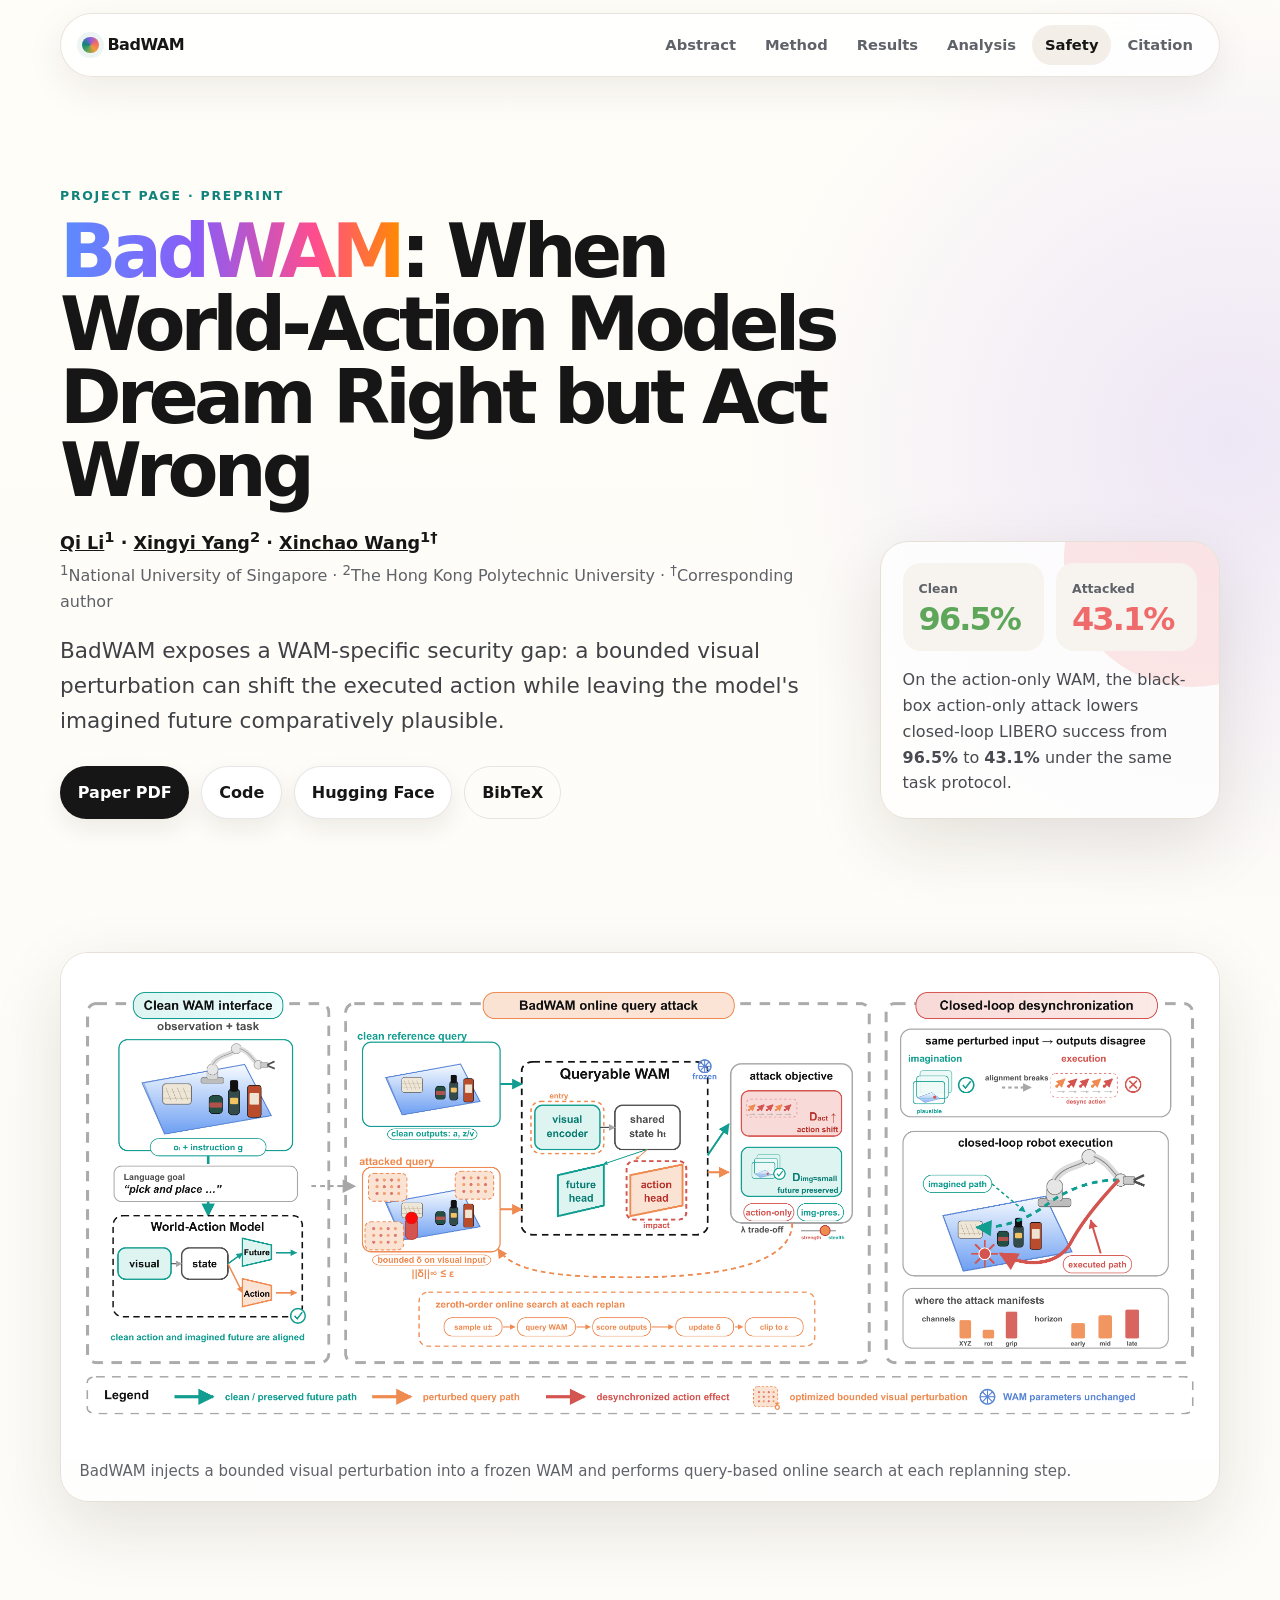
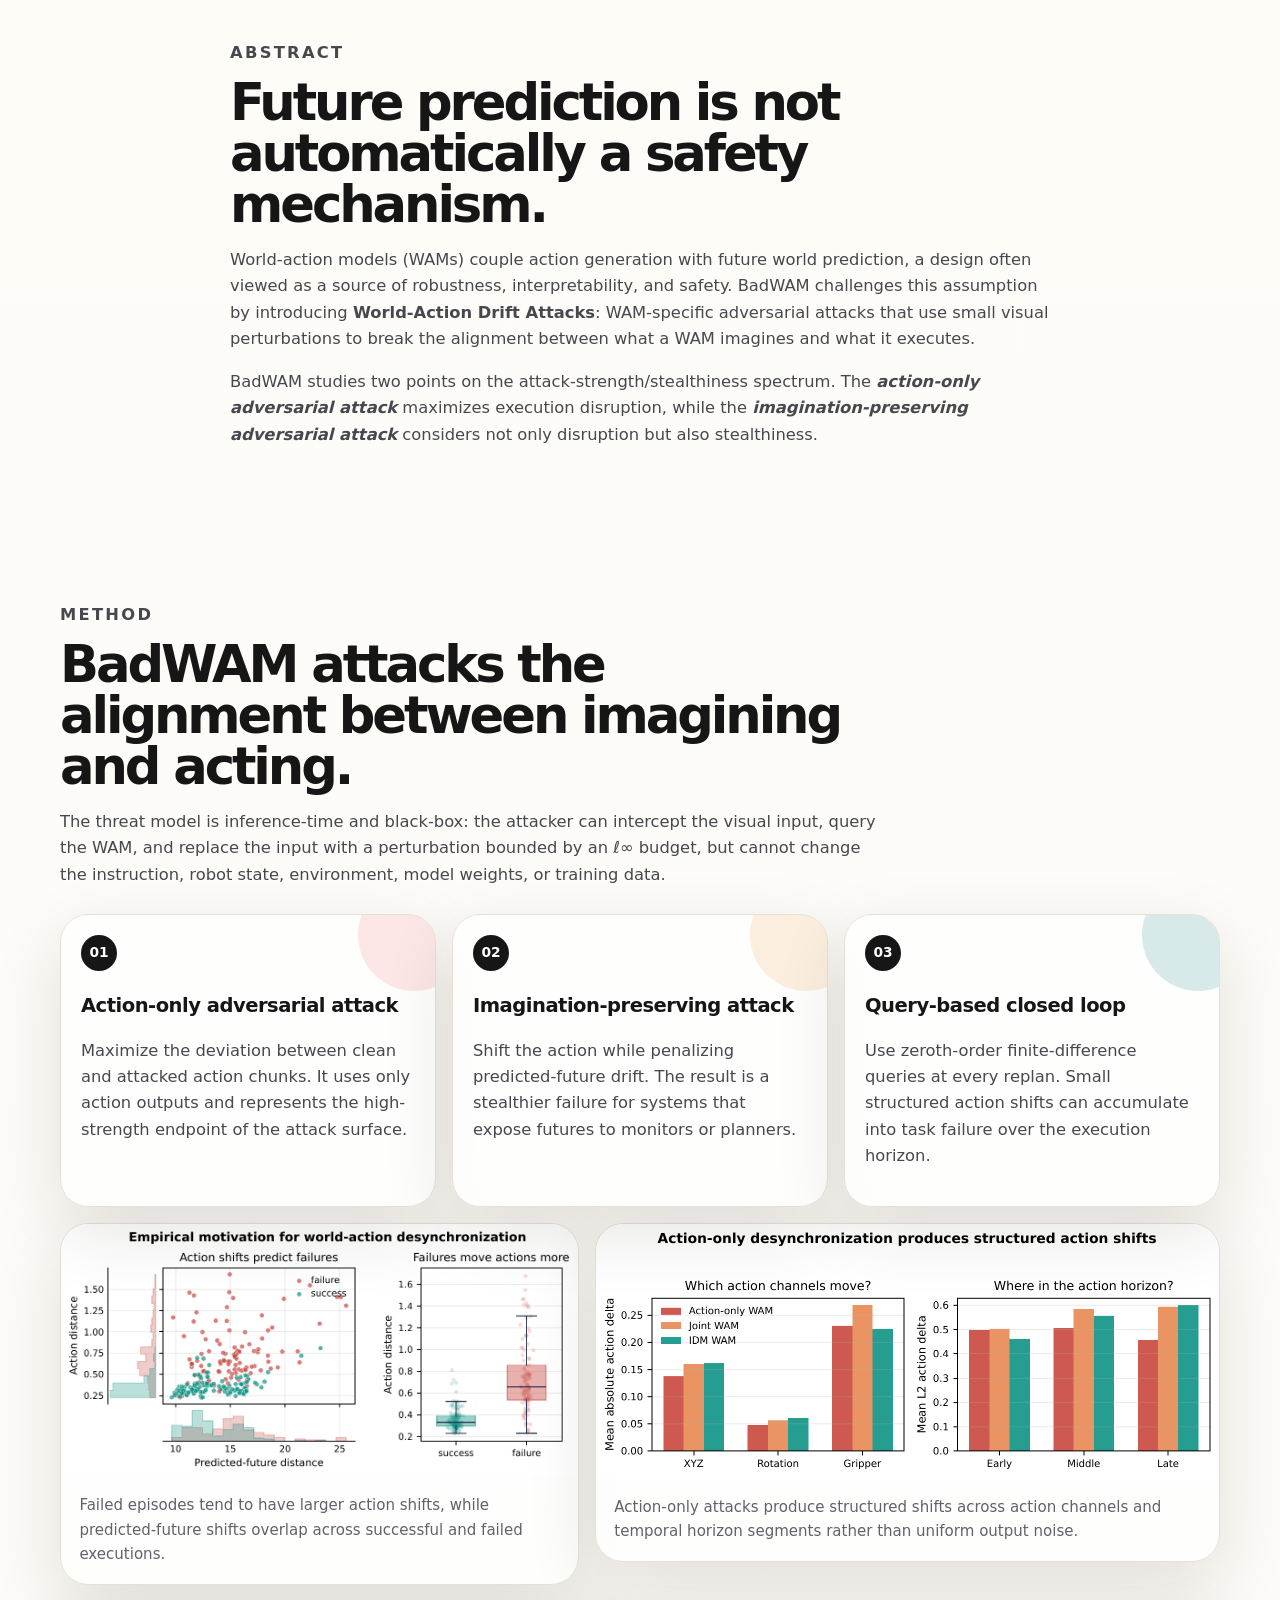
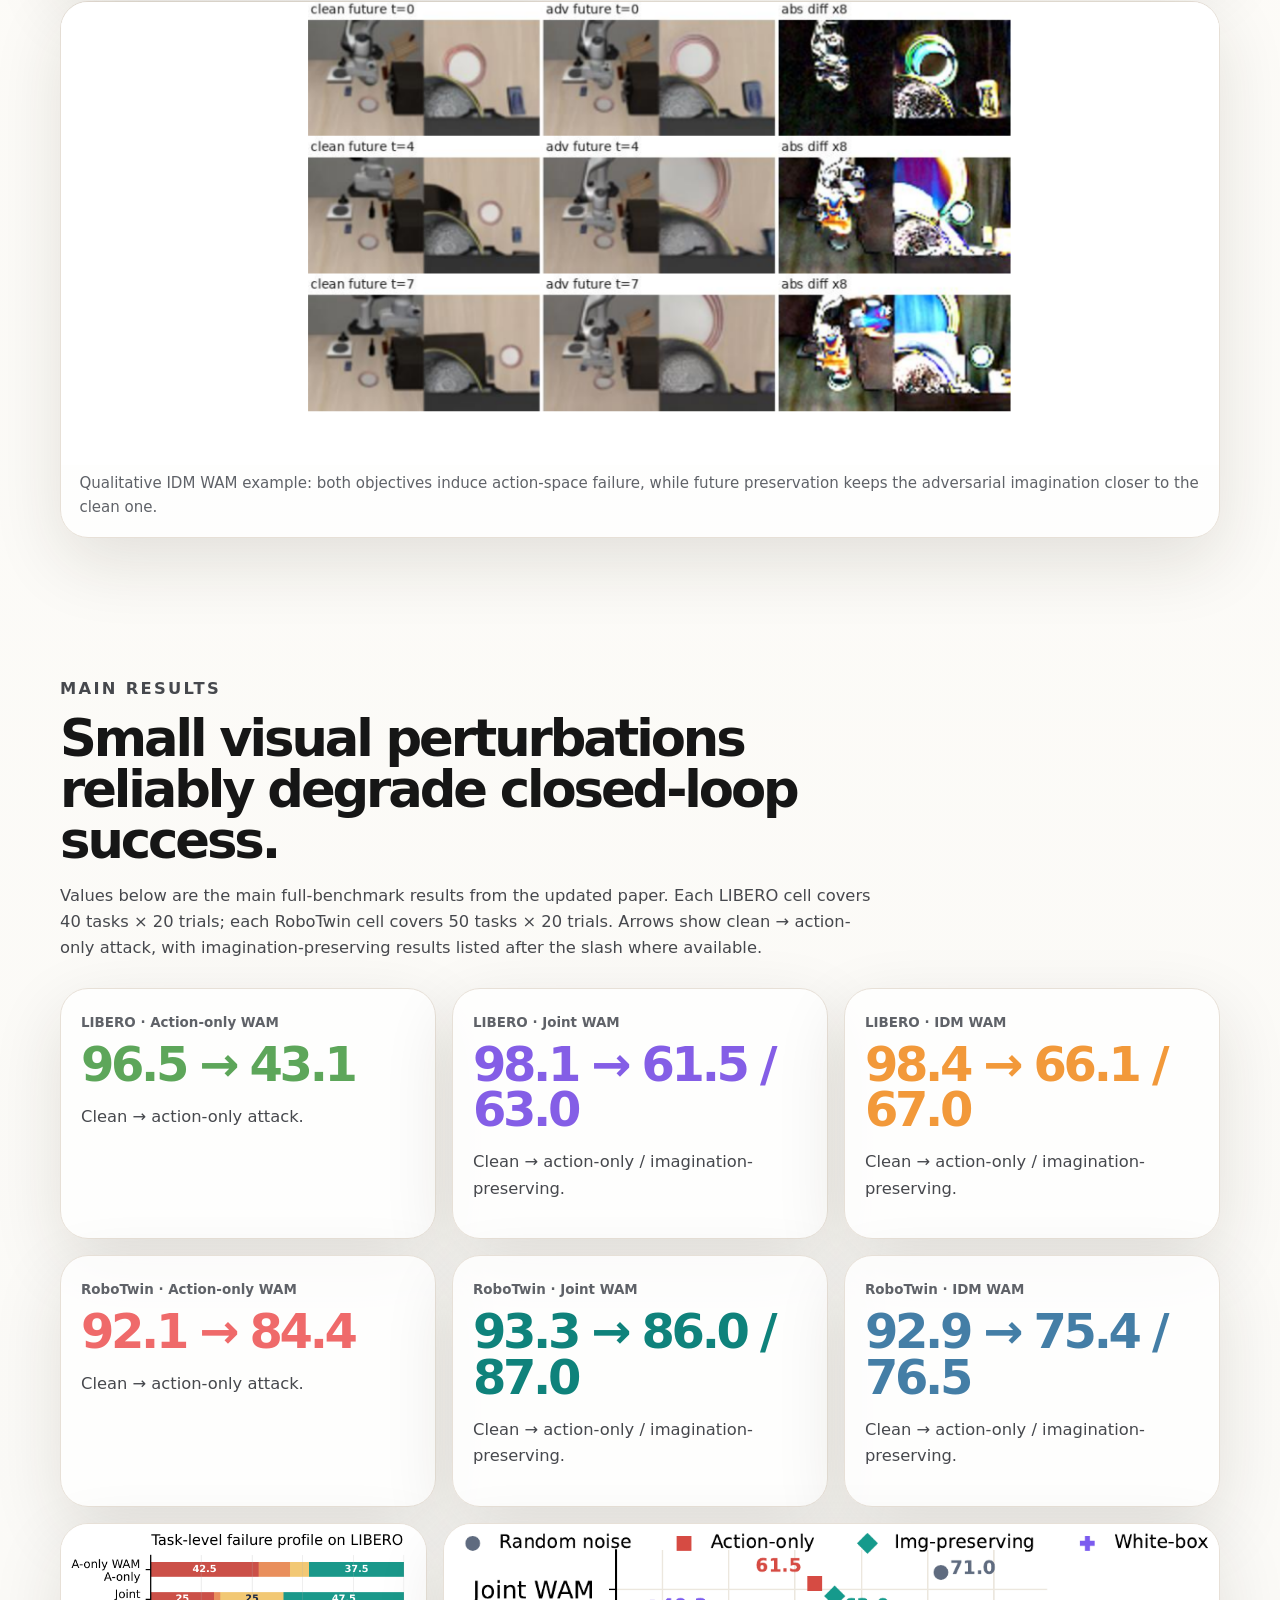
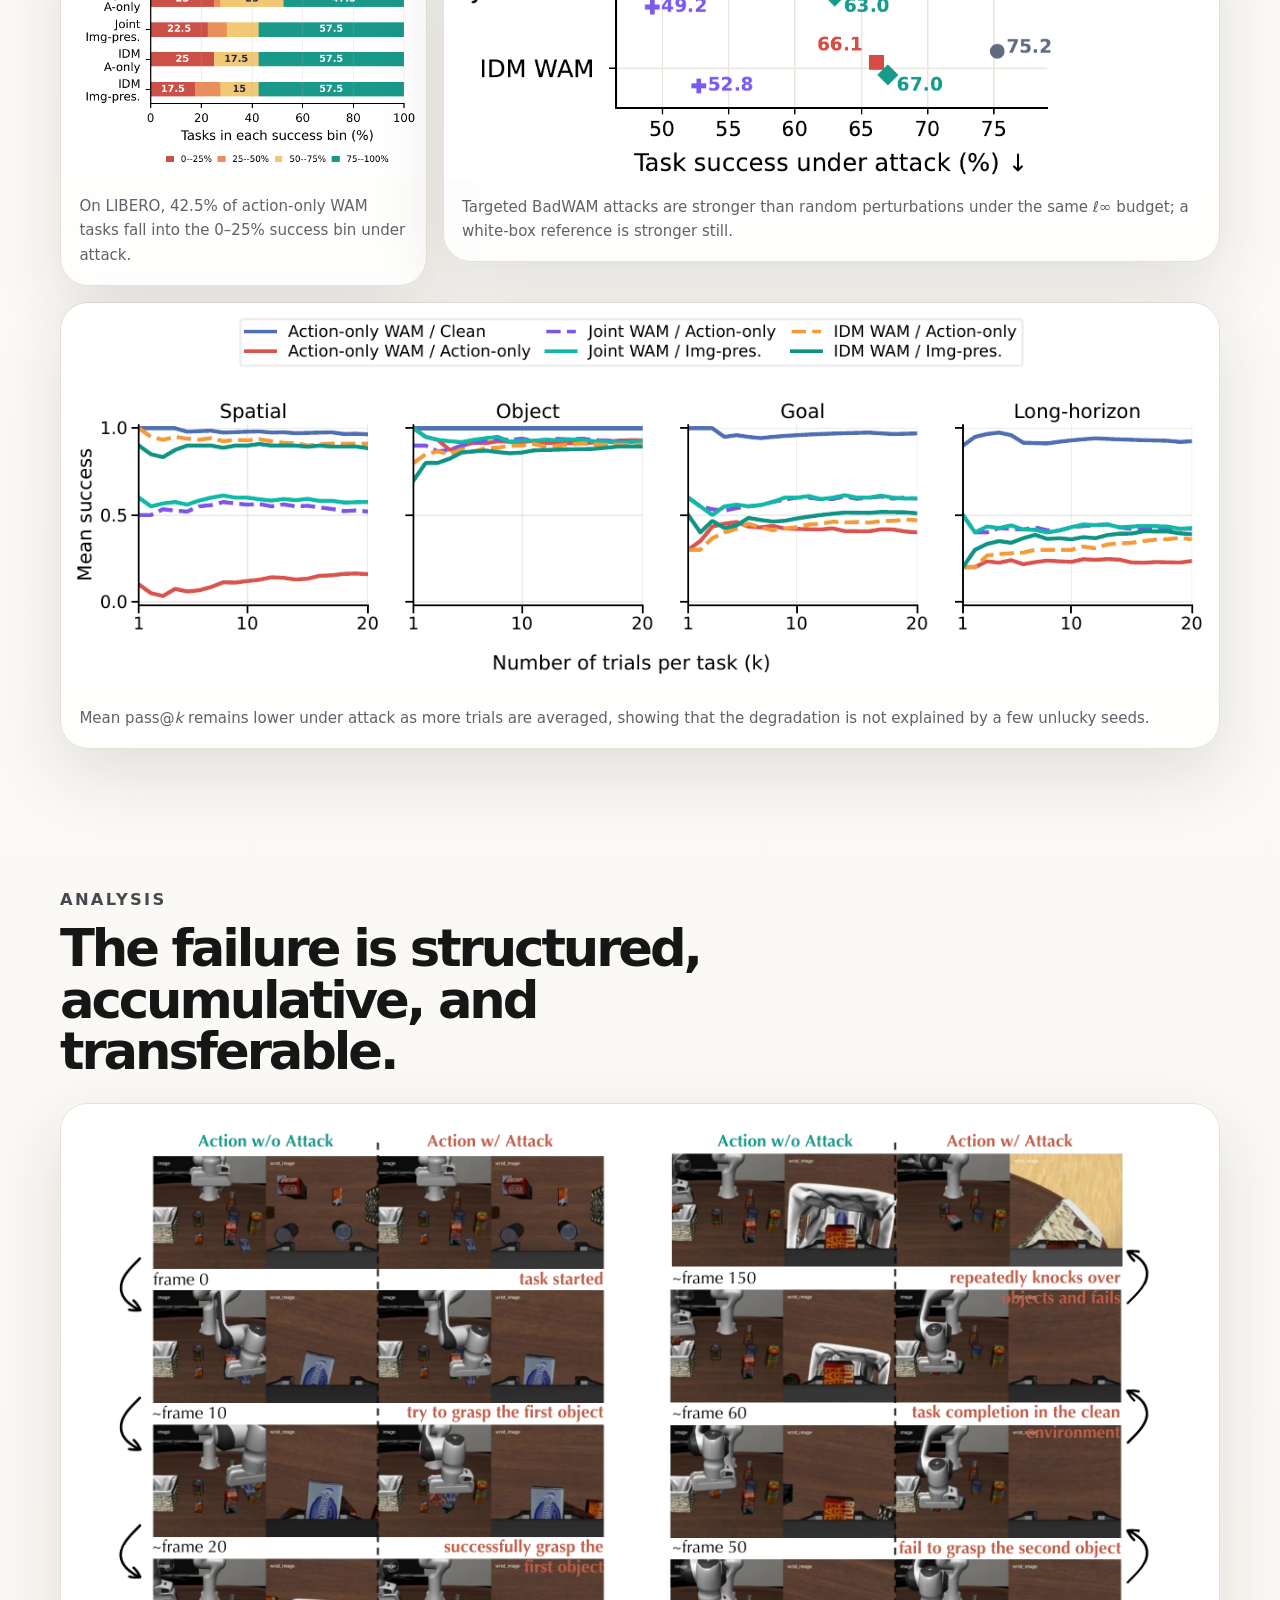
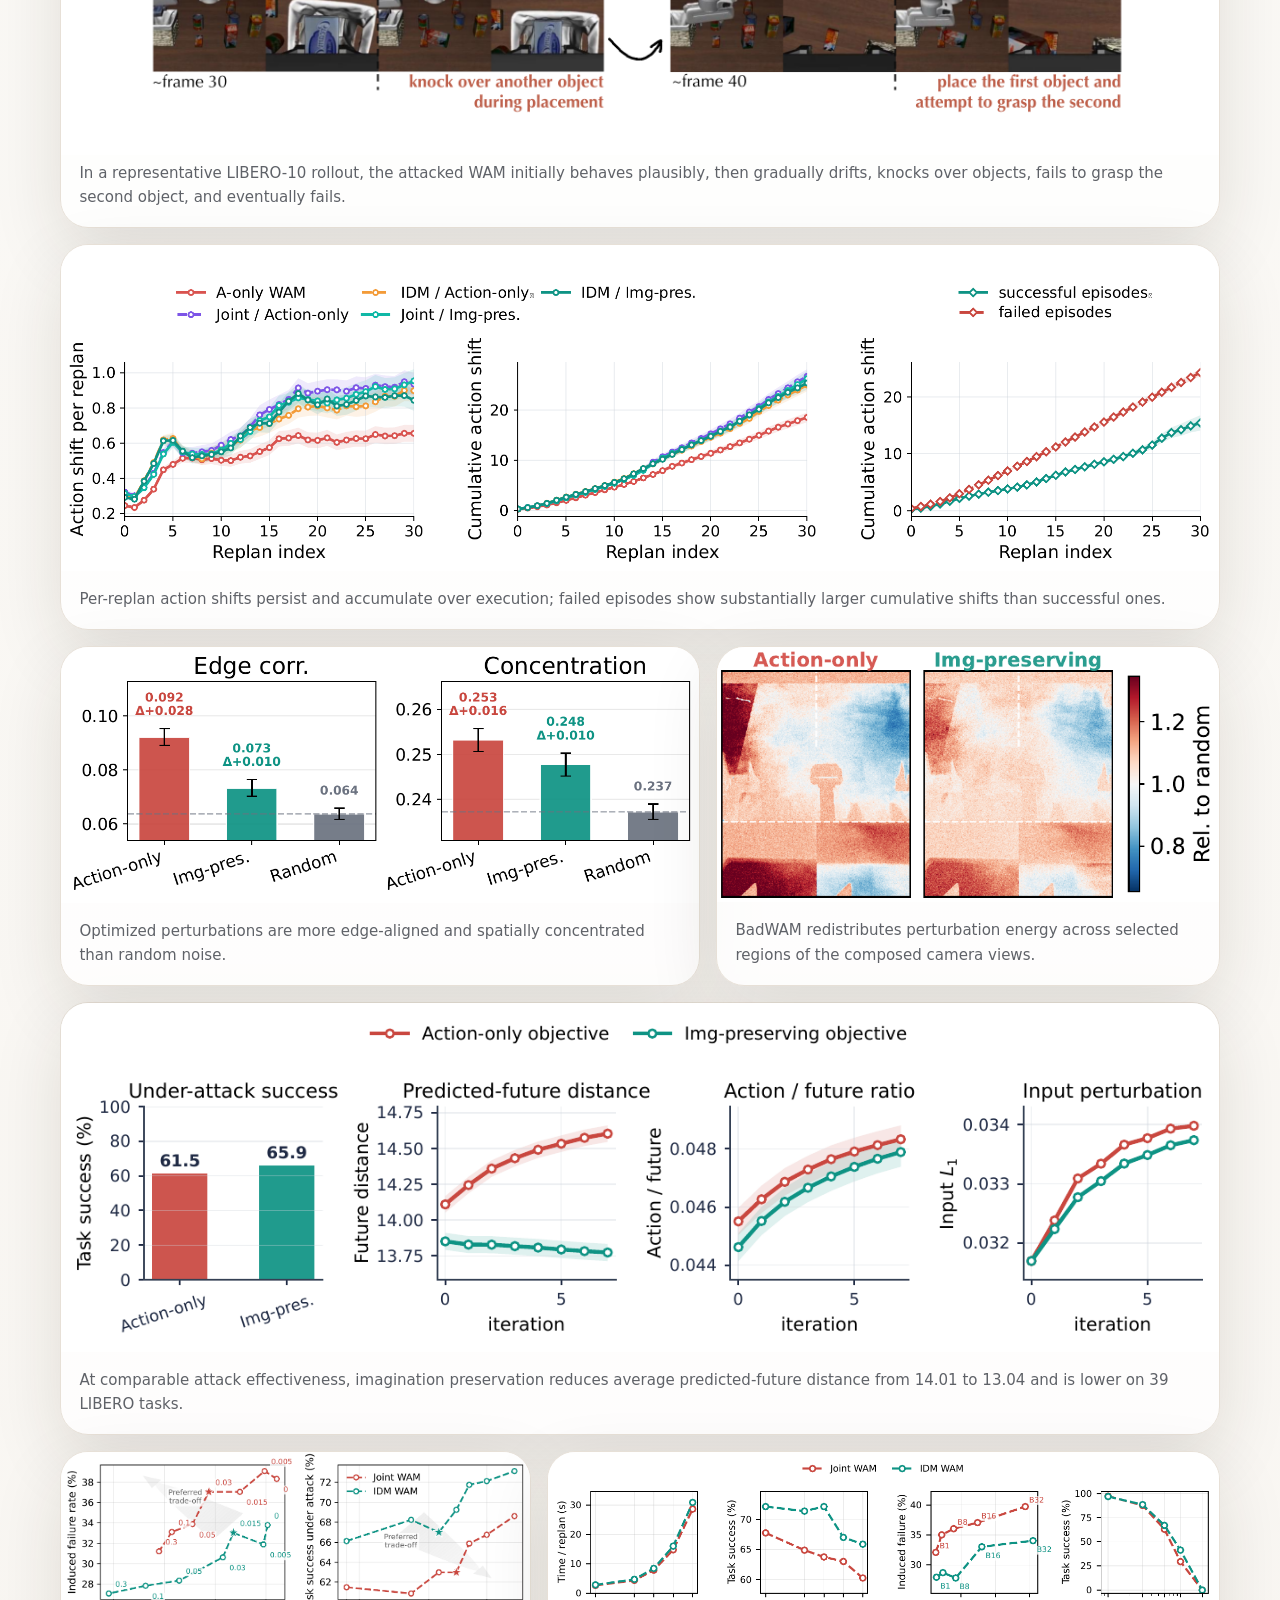
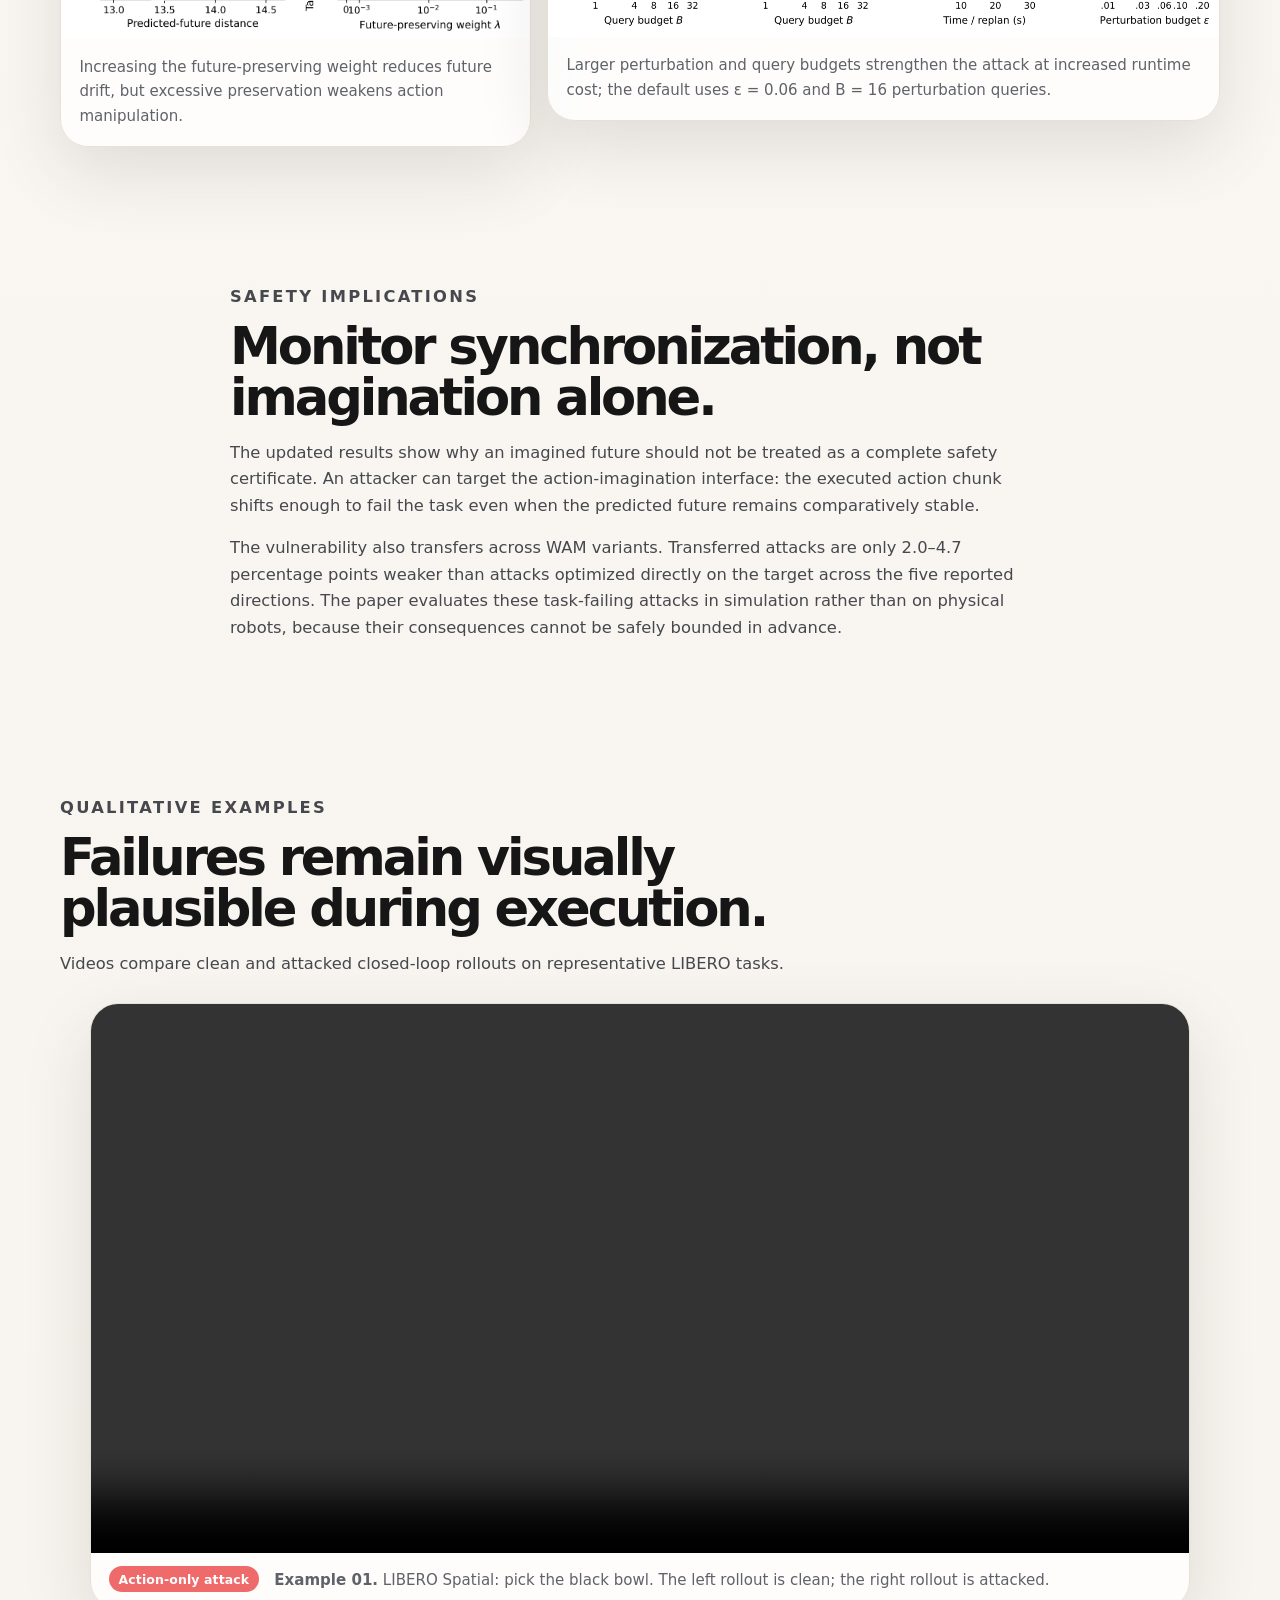
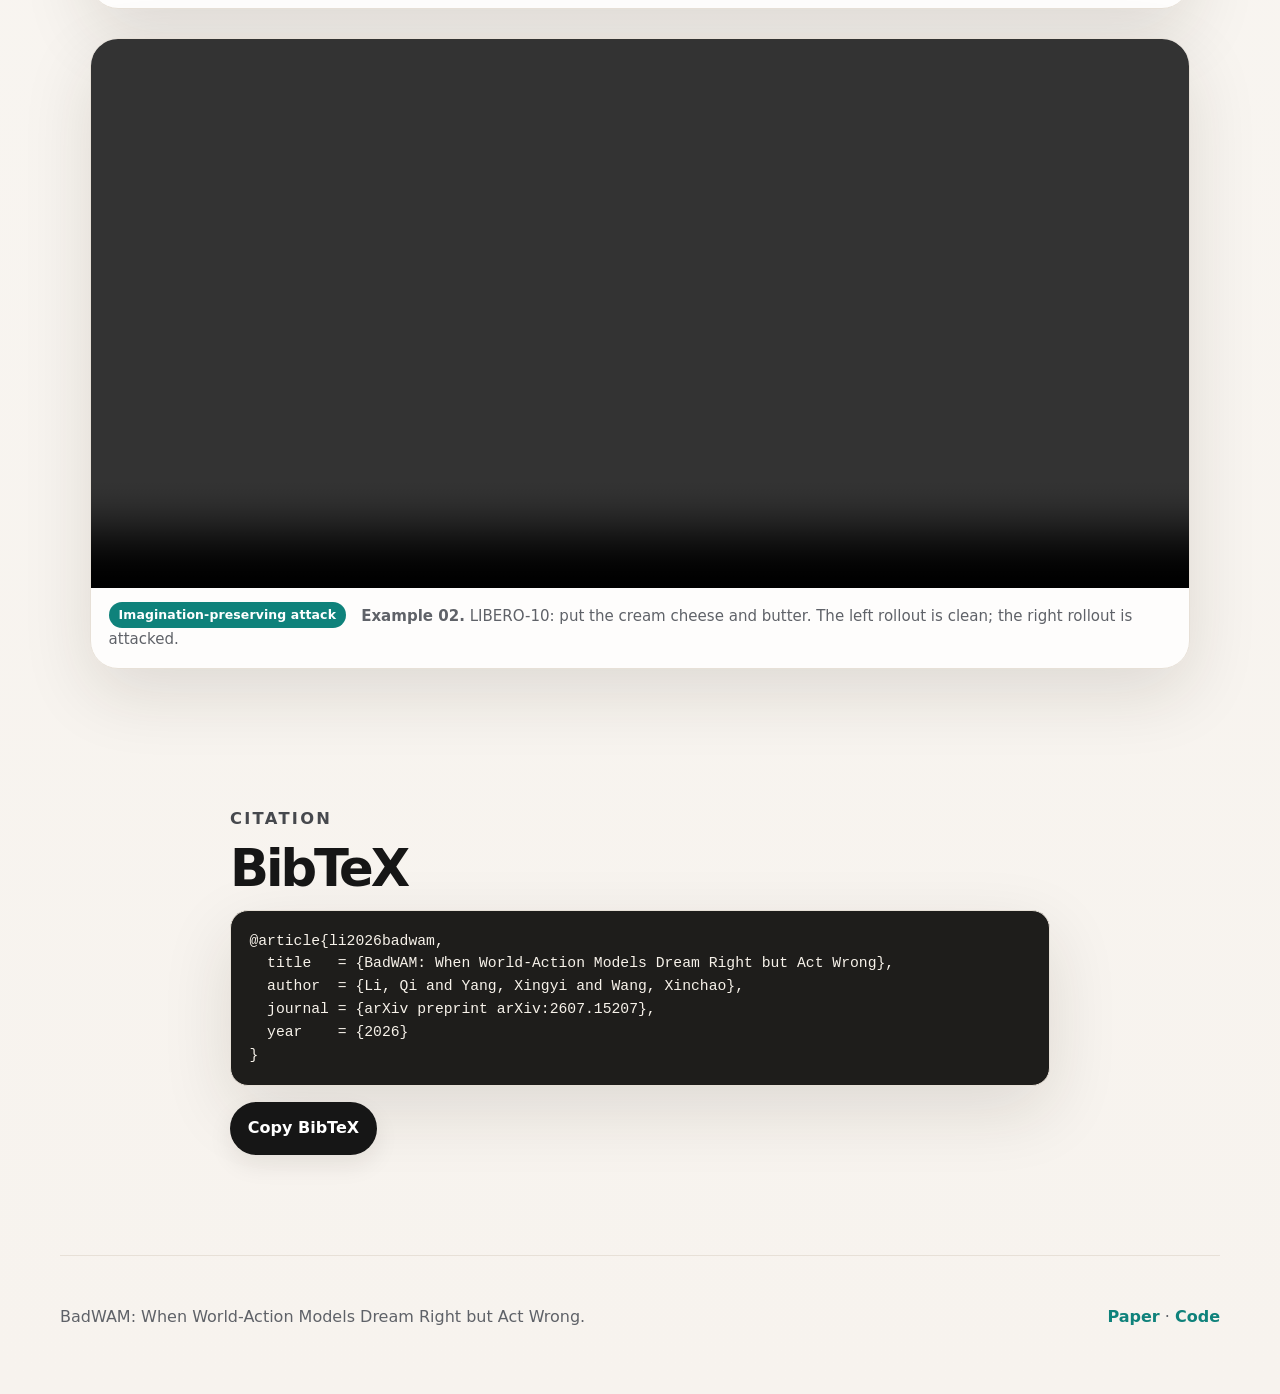
<file: docs/index.html>
<!doctype html>
<html lang="en">
  <head>
    <meta charset="utf-8" />
    <meta name="viewport" content="width=device-width, initial-scale=1" />
    <meta
      name="description"
      content="BadWAM: When World-Action Models Dream Right but Act Wrong"
    />
    <meta property="og:title" content="BadWAM" />
    <meta
      property="og:description"
      content="Black-box world-action drift attacks against world-action models."
    />
    <meta property="og:type" content="website" />
    <meta property="og:image" content="assets/images/method_overview.png" />
    <title>BadWAM: When World-Action Models Dream Right but Act Wrong</title>
    <link rel="stylesheet" href="style.css" />
  </head>

  <body>
    <header class="topbar">
      <a class="brand" href="#top" aria-label="BadWAM home">
        <span class="brand-mark"></span>
        BadWAM
      </a>
      <nav class="site-nav" aria-label="Page navigation">
        <a href="#abstract">Abstract</a>
        <a href="#method">Method</a>
        <a href="#results">Results</a>
        <a href="#analysis">Analysis</a>
        <a href="#safety">Safety</a>
        <a href="#citation">Citation</a>
      </nav>
    </header>

    <main id="top">
      <section class="hero">
        <div class="hero-copy">
          <p class="eyebrow">Project page · Preprint</p>
          <h1>
            <span class="gradient-text">BadWAM</span>:
            When World-Action Models Dream Right but Act Wrong
          </h1>
          <p class="authors">
            <a href="https://liqiiiii.github.io/" target="_blank" rel="noopener noreferrer">Qi Li</a><sup>1</sup> ·
            <a href="https://adamdad.github.io/" target="_blank" rel="noopener noreferrer">Xingyi Yang</a><sup>2</sup> ·
            <a href="https://sites.google.com/site/sitexinchaowang/" target="_blank" rel="noopener noreferrer">Xinchao Wang</a><sup>1†</sup>
          </p>
          <p class="affiliation">
            <sup>1</sup>National University of Singapore · <sup>2</sup>The Hong Kong Polytechnic University · <sup>†</sup>Corresponding author
          </p>
          <p class="tagline">
            BadWAM exposes a WAM-specific security gap: a bounded visual perturbation can
            shift the executed action while leaving the model's imagined future comparatively plausible.
          </p>
          <div class="button-row">
            <a class="button primary" href="assets/paper/BadWAM.pdf">Paper PDF</a>
            <a class="button" href="https://github.com/LiQiiiii/BadWAM">Code</a>
            <a class="button" href="https://huggingface.co/collections/LIQIIIII/badwam">Hugging Face</a>
            <a class="button ghost" href="#citation">BibTeX</a>
          </div>
        </div>
        <aside class="hero-panel" aria-label="Key result summary">
          <div class="mini-chart">
            <div>
              <span>Clean</span>
              <strong>96.5%</strong>
            </div>
            <div>
              <span>Attacked</span>
              <strong>43.1%</strong>
            </div>
          </div>
          <p>
            On the action-only WAM, the black-box action-only attack lowers closed-loop
            LIBERO success from <b>96.5%</b> to <b>43.1%</b> under the same task protocol.
          </p>
        </aside>
      </section>

      <section class="section teaser">
        <figure class="image-card hero-image">
          <img src="assets/images/method_overview.png" alt="BadWAM method overview" />
          <figcaption>
            BadWAM injects a bounded visual perturbation into a frozen WAM and performs
            query-based online search at each replanning step.
          </figcaption>
        </figure>
      </section>

      <section id="abstract" class="section narrow">
        <p class="eyebrow">Abstract</p>
        <h2>Future prediction is not automatically a safety mechanism.</h2>
        <p>
          World-action models (WAMs) couple action generation with future world prediction,
          a design often viewed as a source of robustness, interpretability, and safety.
          BadWAM challenges this assumption by introducing <strong>World-Action Drift Attacks</strong>:
          WAM-specific adversarial attacks that use small visual perturbations to break the
          alignment between what a WAM imagines and what it executes.
        </p>
        <p>
          BadWAM studies two points on the attack-strength/stealthiness spectrum. The
          <strong><em>action-only adversarial attack</em></strong> maximizes execution disruption,
          while the <strong><em>imagination-preserving adversarial attack</em></strong> considers
          not only disruption but also stealthiness.
        </p>
      </section>

      <section id="method" class="section">
        <div class="section-head">
          <p class="eyebrow">Method</p>
          <h2>BadWAM attacks the alignment between imagining and acting.</h2>
          <p>
            The threat model is inference-time and black-box: the attacker can intercept the
            visual input, query the WAM, and replace the input with a perturbation bounded by
            an <span aria-label="ell infinity">ℓ∞</span> budget, but cannot change the instruction,
            robot state, environment, model weights, or training data.
          </p>
        </div>

        <div class="method-grid">
          <article class="method-card red">
            <span class="step">01</span>
            <h3>Action-only adversarial attack</h3>
            <p>
              Maximize the deviation between clean and attacked action chunks. It uses only
              action outputs and represents the high-strength endpoint of the attack surface.
            </p>
          </article>
          <article class="method-card orange">
            <span class="step">02</span>
            <h3>Imagination-preserving attack</h3>
            <p>
              Shift the action while penalizing predicted-future drift. The result is a
              stealthier failure for systems that expose futures to monitors or planners.
            </p>
          </article>
          <article class="method-card teal">
            <span class="step">03</span>
            <h3>Query-based closed loop</h3>
            <p>
              Use zeroth-order finite-difference queries at every replan. Small structured
              action shifts can accumulate into task failure over the execution horizon.
            </p>
          </article>
        </div>

        <div class="two-col method-figures">
          <figure class="image-card">
            <img src="assets/images/desync_evidence_overleaf.png" alt="Action and future shift statistics" />
            <figcaption>
              Failed episodes tend to have larger action shifts, while predicted-future
              shifts overlap across successful and failed executions.
            </figcaption>
          </figure>
          <figure class="image-card">
            <img src="assets/images/action_structure.png" alt="Structured action-channel shifts" />
            <figcaption>
              Action-only attacks produce structured shifts across action channels and
              temporal horizon segments rather than uniform output noise.
            </figcaption>
          </figure>
        </div>

        <figure class="image-card wide future-example">
          <img src="assets/images/future_without_preservation.png" alt="Imagined future without preservation" />
          <figcaption>
            Qualitative IDM WAM example: both objectives induce action-space failure, while
            future preservation keeps the adversarial imagination closer to the clean one.
          </figcaption>
        </figure>
      </section>

      <section id="results" class="section">
        <div class="section-head">
          <p class="eyebrow">Main results</p>
          <h2>Small visual perturbations reliably degrade closed-loop success.</h2>
          <p>
            Values below are the main full-benchmark results from the updated paper. Each
            LIBERO cell covers 40 tasks × 20 trials; each RoboTwin cell covers 50 tasks × 20 trials.
            Arrows show clean → action-only attack, with imagination-preserving results listed after the slash where available.
          </p>
        </div>

        <div class="result-grid">
          <article class="result-card green">
            <span>LIBERO · Action-only WAM</span>
            <strong>96.5 → 43.1</strong>
            <p>Clean → action-only attack.</p>
          </article>
          <article class="result-card purple">
            <span>LIBERO · Joint WAM</span>
            <strong>98.1 → 61.5 / 63.0</strong>
            <p>Clean → action-only / imagination-preserving.</p>
          </article>
          <article class="result-card orange">
            <span>LIBERO · IDM WAM</span>
            <strong>98.4 → 66.1 / 67.0</strong>
            <p>Clean → action-only / imagination-preserving.</p>
          </article>
          <article class="result-card red">
            <span>RoboTwin · Action-only WAM</span>
            <strong>92.1 → 84.4</strong>
            <p>Clean → action-only attack.</p>
          </article>
          <article class="result-card teal">
            <span>RoboTwin · Joint WAM</span>
            <strong>93.3 → 86.0 / 87.0</strong>
            <p>Clean → action-only / imagination-preserving.</p>
          </article>
          <article class="result-card blue">
            <span>RoboTwin · IDM WAM</span>
            <strong>92.9 → 75.4 / 76.5</strong>
            <p>Clean → action-only / imagination-preserving.</p>
          </article>
        </div>

        <div class="two-col results-figures">
          <figure class="image-card">
            <img src="assets/images/main_results.png" alt="Task-level LIBERO failure profile" />
            <figcaption>
              On LIBERO, 42.5% of action-only WAM tasks fall into the 0–25% success bin under attack.
            </figcaption>
          </figure>
          <figure class="image-card">
            <img src="assets/images/random_baseline.png" alt="Random and targeted attack comparison" />
            <figcaption>
              Targeted BadWAM attacks are stronger than random perturbations under the same
              <span aria-label="ell infinity">ℓ∞</span> budget; a white-box reference is stronger still.
            </figcaption>
          </figure>
        </div>

        <figure class="image-card wide">
          <img src="assets/images/success_by_suite.png" alt="Pass at k across LIBERO suites" />
          <figcaption>
            Mean pass@<em>k</em> remains lower under attack as more trials are averaged,
            showing that the degradation is not explained by a few unlucky seeds.
          </figcaption>
        </figure>
      </section>

      <section id="analysis" class="section">
        <div class="section-head">
          <p class="eyebrow">Analysis</p>
          <h2>The failure is structured, accumulative, and transferable.</h2>
        </div>

        <figure class="image-card wide rollout-figure">
          <img src="assets/images/action_case.png" alt="Clean and attacked LIBERO rollout" />
          <figcaption>
            In a representative LIBERO-10 rollout, the attacked WAM initially behaves
            plausibly, then gradually drifts, knocks over objects, fails to grasp the second
            object, and eventually fails.
          </figcaption>
        </figure>

        <figure class="image-card wide">
          <img src="assets/images/closed_loop_accumulation.png" alt="Action-shift accumulation over replanning" />
          <figcaption>
            Per-replan action shifts persist and accumulate over execution; failed episodes
            show substantially larger cumulative shifts than successful ones.
          </figcaption>
        </figure>

        <div class="two-col fingerprint-figures">
          <figure class="image-card">
            <img src="assets/images/perturbation_fingerprint.png" alt="Spatial perturbation fingerprint" />
            <figcaption>
              Optimized perturbations are more edge-aligned and spatially concentrated than random noise.
            </figcaption>
          </figure>
          <figure class="image-card">
            <img src="assets/images/perturbation_heatmap.png" alt="Relative perturbation heatmaps" />
            <figcaption>
              BadWAM redistributes perturbation energy across selected regions of the composed camera views.
            </figcaption>
          </figure>
        </div>

        <figure class="image-card wide">
          <img src="assets/images/matched_stealth.png" alt="Matched-strength imagination-preservation trade-off" />
          <figcaption>
            At comparable attack effectiveness, imagination preservation reduces average
            predicted-future distance from 14.01 to 13.04 and is lower on 39 LIBERO tasks.
          </figcaption>
        </figure>

        <div class="two-col budget-figures">
          <figure class="image-card">
            <img src="assets/images/future_weight.png" alt="Future-preserving weight ablation" />
            <figcaption>
              Increasing the future-preserving weight reduces future drift, but excessive
              preservation weakens action manipulation.
            </figcaption>
          </figure>
          <figure class="image-card">
            <img src="assets/images/efficiency.png" alt="Perturbation and query budget sensitivity" />
            <figcaption>
              Larger perturbation and query budgets strengthen the attack at increased runtime cost;
              the default uses ε = 0.06 and B = 16 perturbation queries.
            </figcaption>
          </figure>
        </div>
      </section>

      <section id="safety" class="section narrow">
        <p class="eyebrow">Safety implications</p>
        <h2>Monitor synchronization, not imagination alone.</h2>
        <p>
          The updated results show why an imagined future should not be treated as a complete
          safety certificate. An attacker can target the action-imagination interface: the
          executed action chunk shifts enough to fail the task even when the predicted future
          remains comparatively stable.
        </p>
        <p>
          The vulnerability also transfers across WAM variants. Transferred attacks are only
          2.0–4.7 percentage points weaker than attacks optimized directly on the target across
          the five reported directions. The paper evaluates these task-failing attacks in
          simulation rather than on physical robots, because their consequences cannot be
          safely bounded in advance.
        </p>
      </section>

      <section class="section">
        <div class="section-head">
          <p class="eyebrow">Qualitative examples</p>
          <h2>Failures remain visually plausible during execution.</h2>
          <p>Videos compare clean and attacked closed-loop rollouts on representative LIBERO tasks.</p>
        </div>

        <div class="video-grid video-grid-single">
          <figure class="video-card">
            <video controls muted loop playsinline preload="metadata">
              <source src="assets/videos/libero_spatial_pick_black_bowl_action_only_attack_ex01.mp4" type="video/mp4" />
            </video>
            <figcaption>
              <span class="attack-badge badge-action">Action-only attack</span>
              <b>Example 01.</b> LIBERO Spatial: pick the black bowl. The left rollout is clean;
              the right rollout is attacked.
            </figcaption>
          </figure>

          <figure class="video-card">
            <video controls muted loop playsinline preload="metadata">
              <source src="assets/videos/libero_10_put_cream_cheese_and_butter_imagination_preserving_attack_ex02.mp4" type="video/mp4" />
            </video>
            <figcaption>
              <span class="attack-badge badge-imgpres">Imagination-preserving attack</span>
              <b>Example 02.</b> LIBERO-10: put the cream cheese and butter. The left rollout is
              clean; the right rollout is attacked.
            </figcaption>
          </figure>
        </div>
      </section>

      <section id="citation" class="section narrow">
        <p class="eyebrow">Citation</p>
        <h2>BibTeX</h2>
        <pre><code id="bibtex">@article{li2026badwam,
  title   = {BadWAM: When World-Action Models Dream Right but Act Wrong},
  author  = {Li, Qi and Yang, Xingyi and Wang, Xinchao},
  journal = {arXiv preprint arXiv:2607.15207},
  year    = {2026}
}</code></pre>
        <div class="button-row compact">
          <button class="button primary" type="button" data-copy-bibtex>Copy BibTeX</button>
          <span class="copy-status" data-copy-status></span>
        </div>
      </section>
    </main>

    <footer class="footer">
      <p>BadWAM: When World-Action Models Dream Right but Act Wrong.</p>
      <p>
        <a href="assets/paper/BadWAM.pdf">Paper</a>
        <span aria-hidden="true">·</span>
        <a href="https://github.com/LiQiiiii/BadWAM">Code</a>
      </p>
    </footer>

    <script src="script.js"></script>
  </body>
</html>
</file>
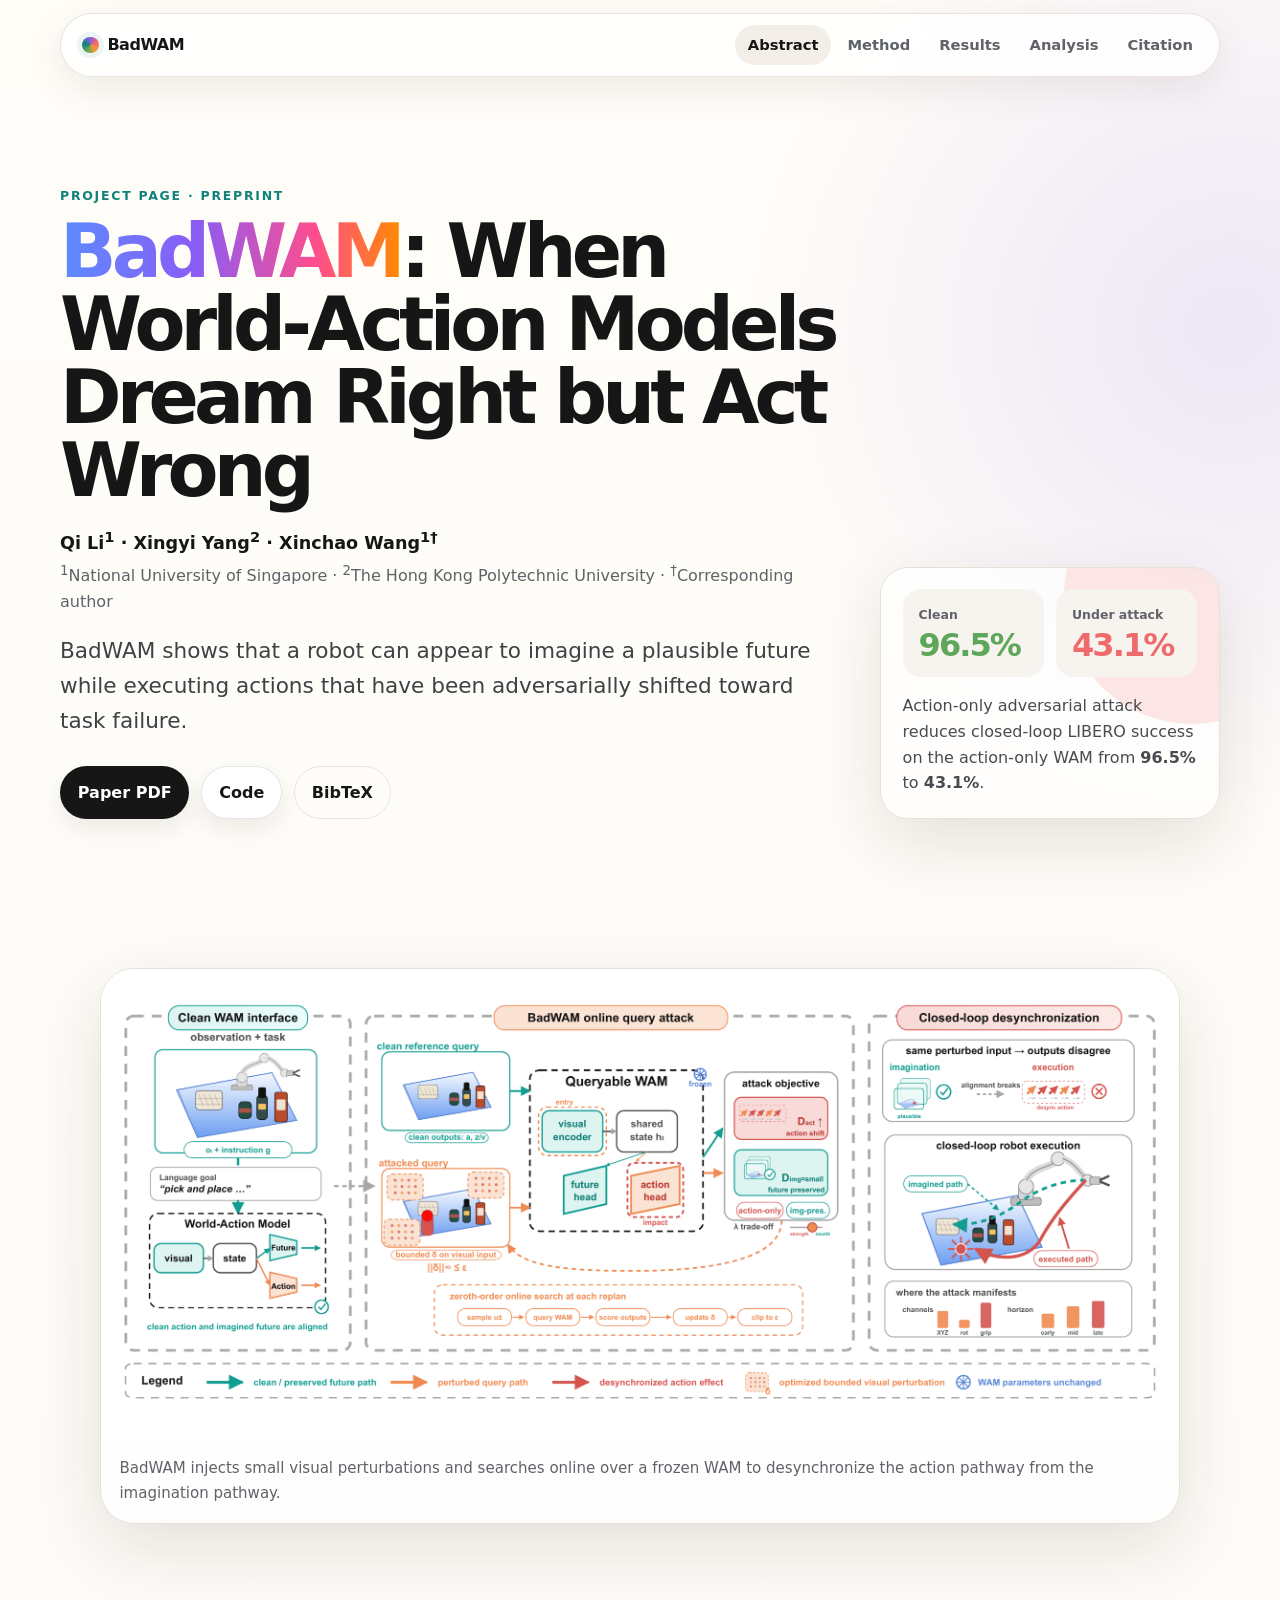
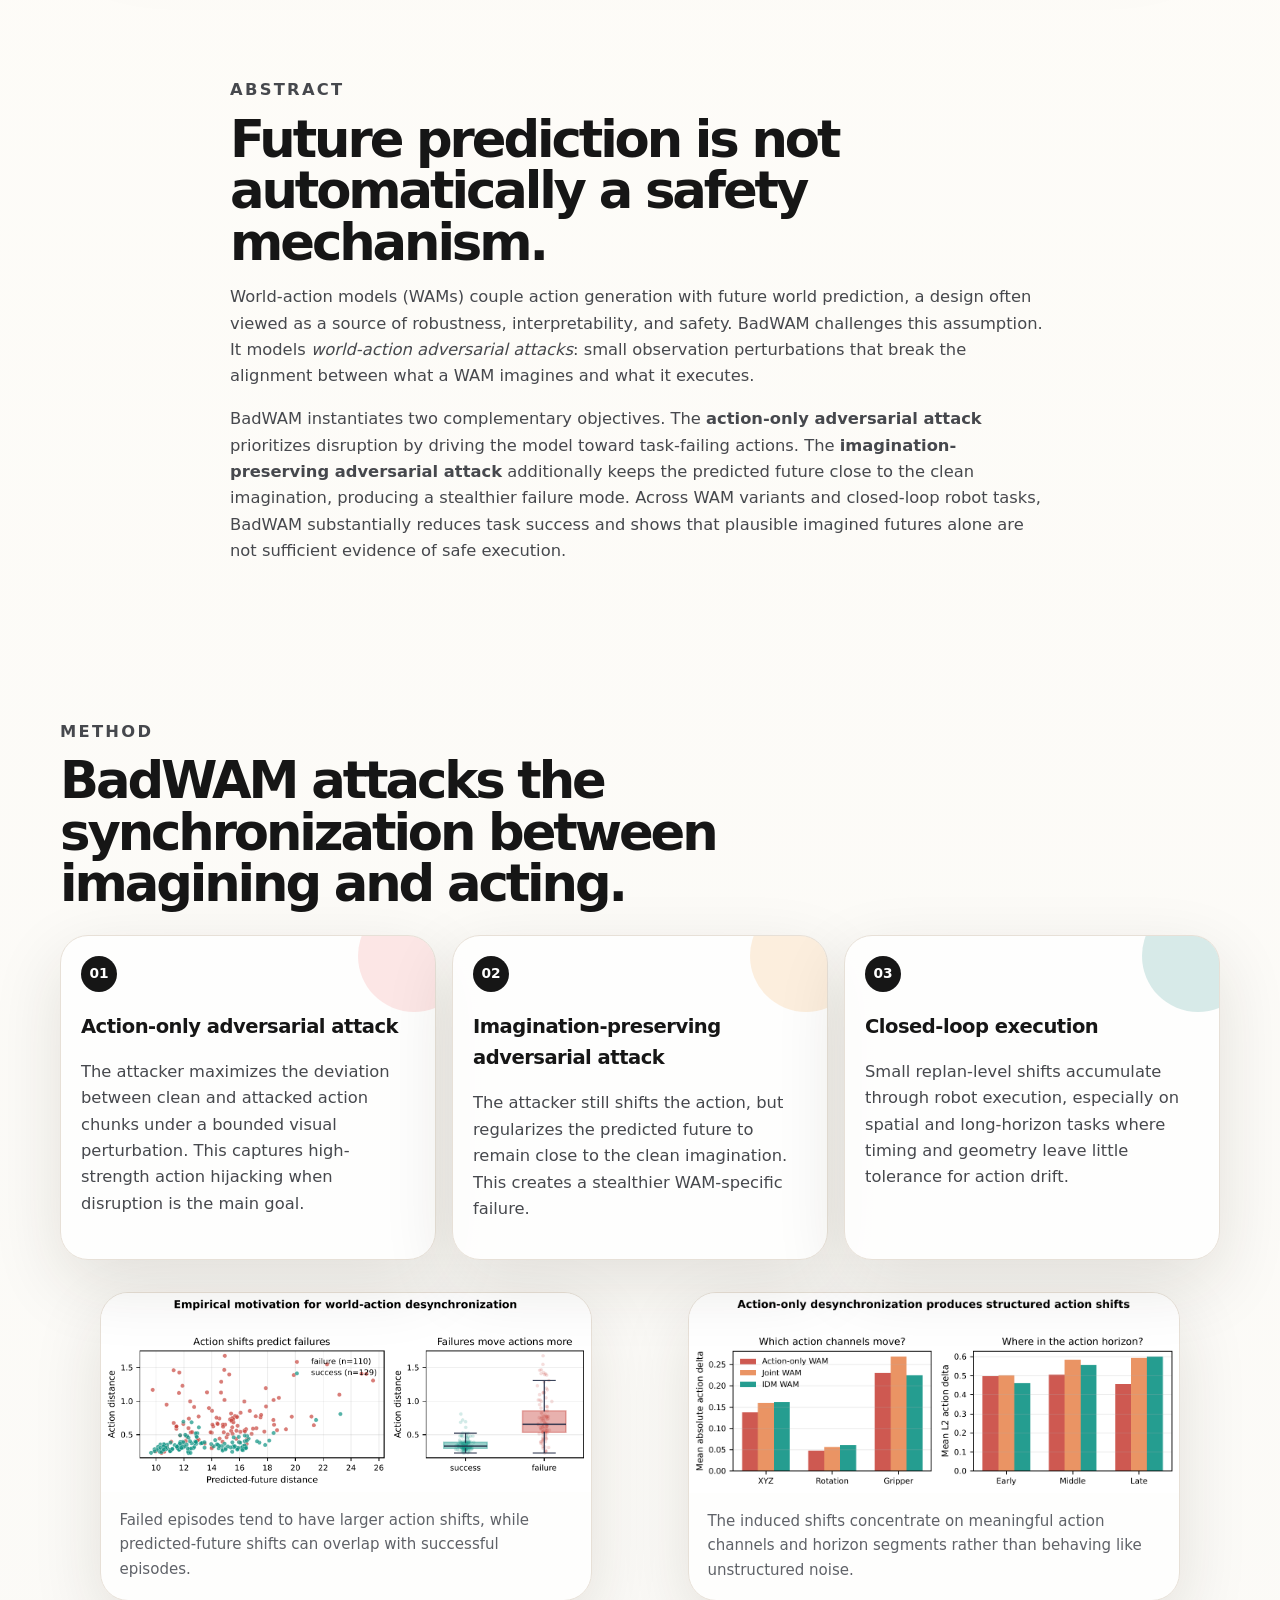
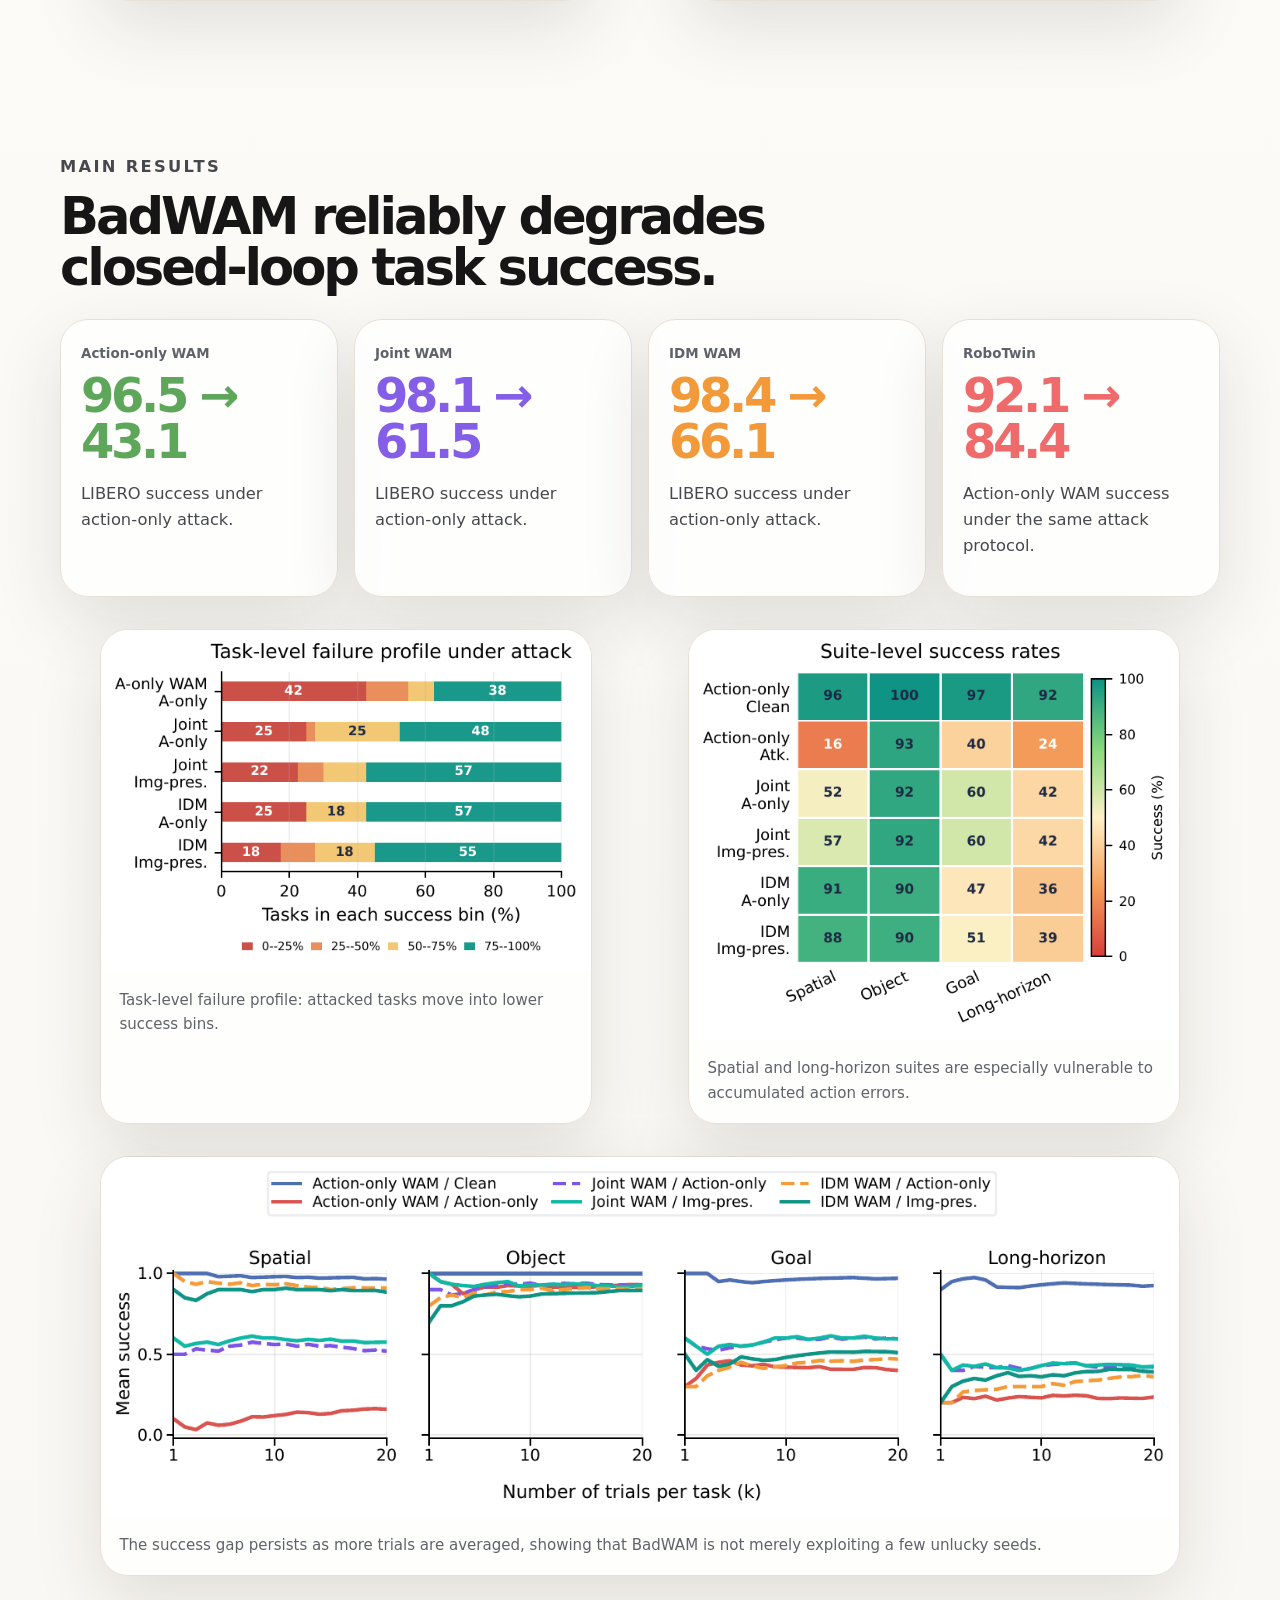
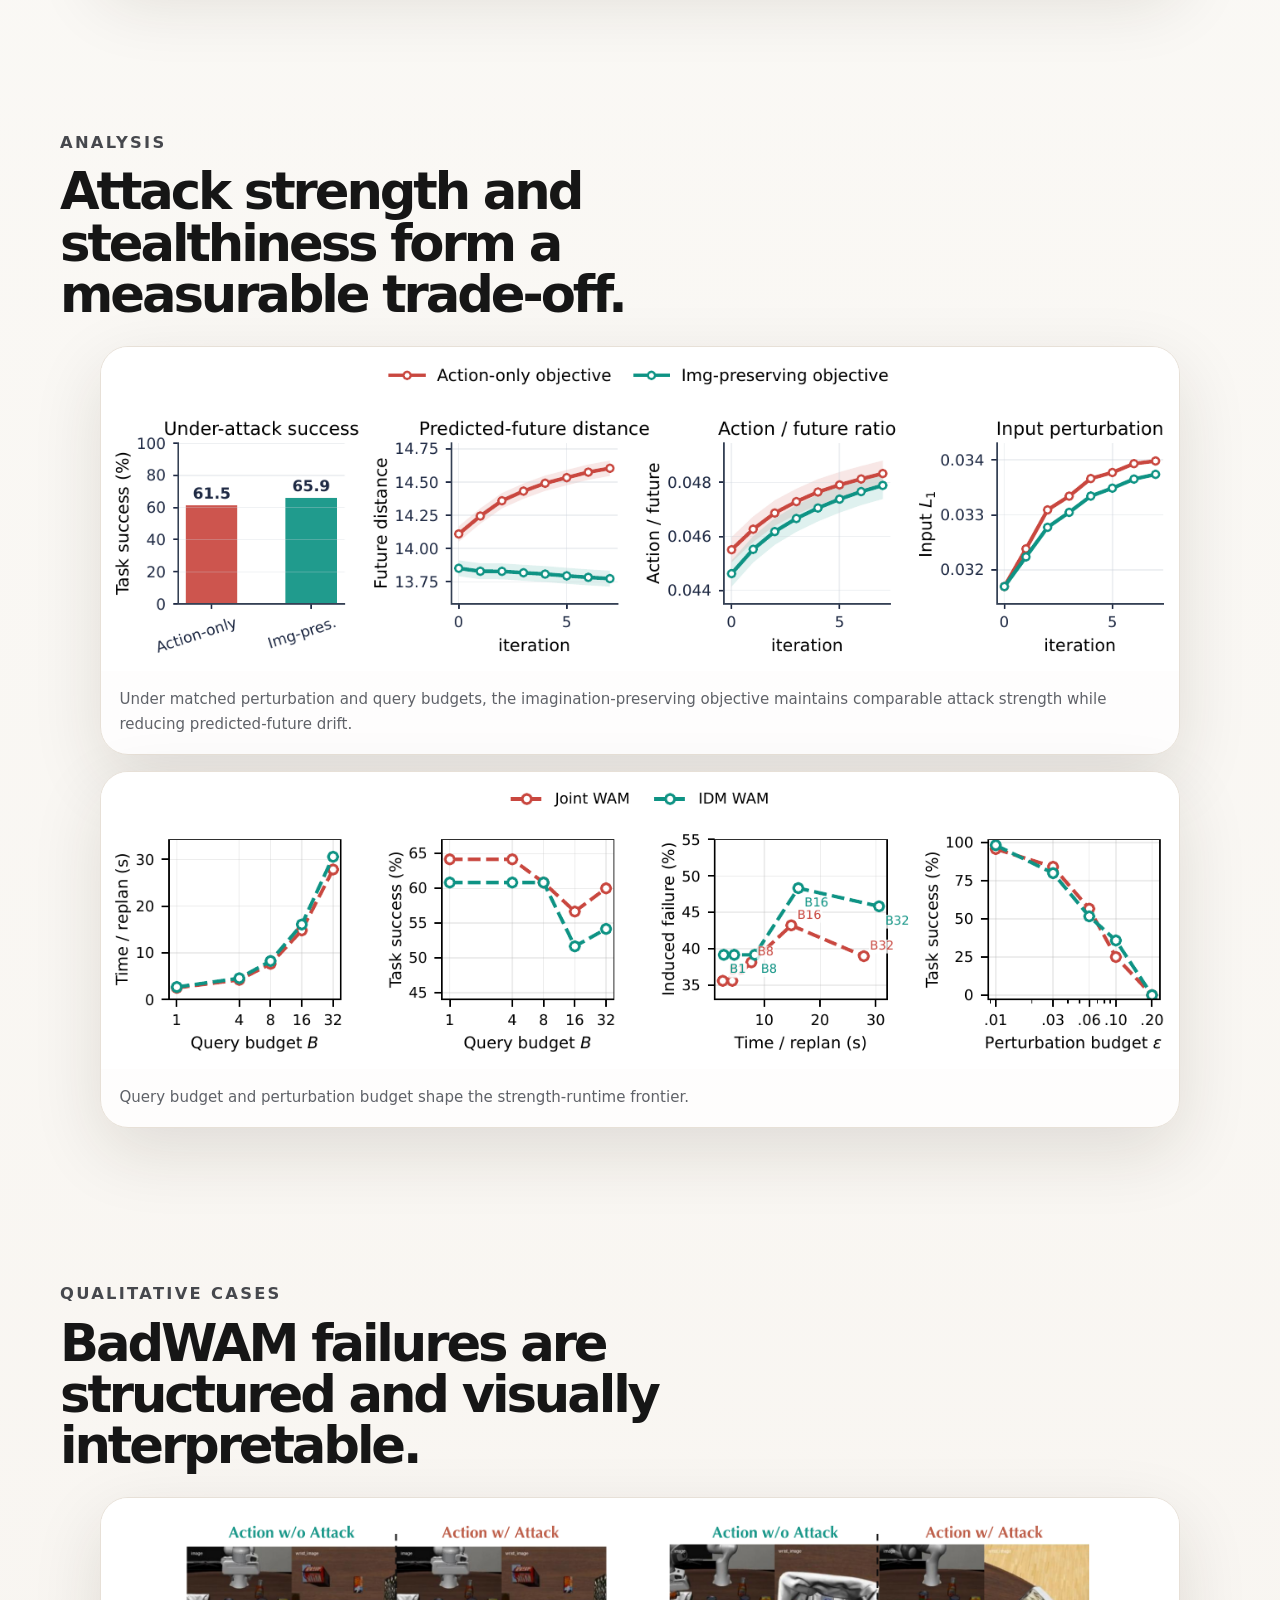
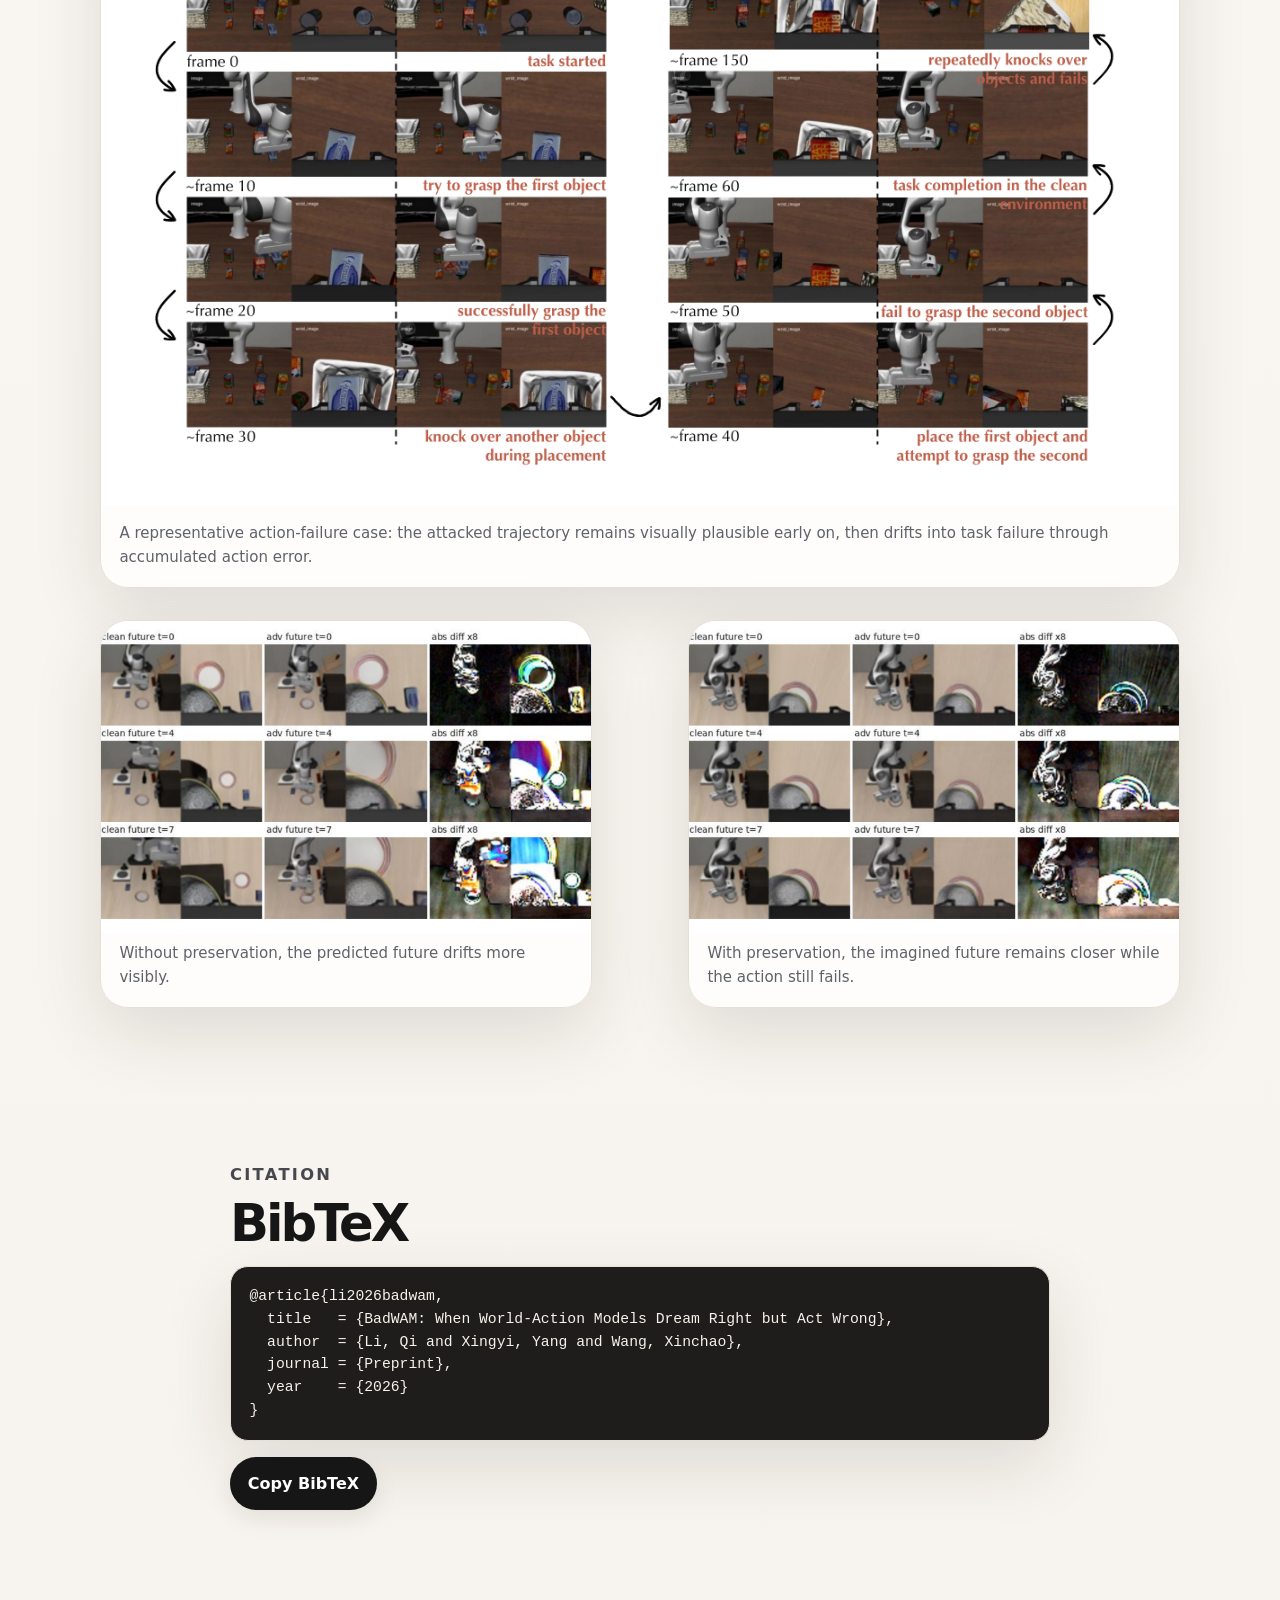
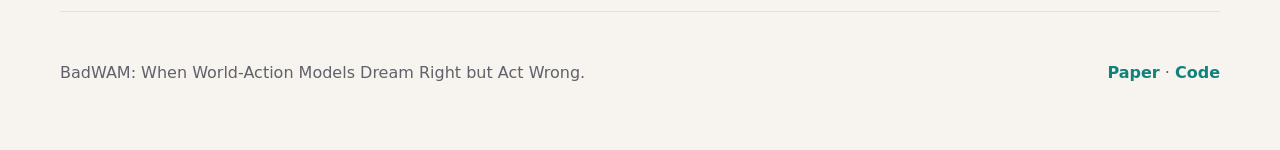
<file: Homepage/index.html>
<!doctype html>
<html lang="en">
  <head>
    <meta charset="utf-8" />
    <meta name="viewport" content="width=device-width, initial-scale=1" />
    <meta
      name="description"
      content="BadWAM: When World-Action Models Dream Right but Act Wrong"
    />
    <meta property="og:title" content="BadWAM" />
    <meta
      property="og:description"
      content="World-action adversarial attacks against world-action models."
    />
    <meta property="og:type" content="website" />
    <meta property="og:image" content="assets/images/method_overview.png" />
    <title>BadWAM: World-Action Adversarial Attacks</title>
    <link rel="stylesheet" href="style.css" />
  </head>

  <body>
    <header class="topbar">
      <a class="brand" href="#top" aria-label="BadWAM home">
        <span class="brand-mark"></span>
        BadWAM
      </a>
      <nav class="site-nav" aria-label="Page navigation">
        <a href="#abstract">Abstract</a>
        <a href="#method">Method</a>
        <a href="#results">Results</a>
        <a href="#analysis">Analysis</a>
        <a href="#citation">Citation</a>
      </nav>
    </header>

    <main id="top">
      <section class="hero">
        <div class="hero-copy">
          <p class="eyebrow">Project page · Preprint</p>
          <h1>
            <span class="gradient-text">BadWAM</span>:
            When World-Action Models Dream Right but Act Wrong
          </h1>
          <p class="authors">
            Qi Li<sup>1</sup> · Xingyi Yang<sup>2</sup> · Xinchao Wang<sup>1†</sup>
          </p>
          <p class="affiliation">
            <sup>1</sup>National University of Singapore · <sup>2</sup>The Hong Kong Polytechnic University · <sup>†</sup>Corresponding author
          </p>
          <p class="tagline">
            BadWAM shows that a robot can appear to imagine a plausible future while
            executing actions that have been adversarially shifted toward task failure.
          </p>
          <div class="button-row">
            <a class="button primary" href="assets/paper/BadWAM.pdf">Paper PDF</a>
            <a class="button" href="https://github.com/LiQiiiii/BadWAM">Code</a>
            <a class="button ghost" href="#citation">BibTeX</a>
          </div>
        </div>
        <aside class="hero-panel" aria-label="Key result summary">
          <div class="mini-chart">
            <div>
              <span>Clean</span>
              <strong>96.5%</strong>
            </div>
            <div>
              <span>Under attack</span>
              <strong>43.1%</strong>
            </div>
          </div>
          <p>
            Action-only adversarial attack reduces closed-loop LIBERO success on the
            action-only WAM from <b>96.5%</b> to <b>43.1%</b>.
          </p>
        </aside>
      </section>

      <section class="section teaser">
        <figure class="image-card hero-image">
          <img src="assets/images/method_overview.png" alt="BadWAM method overview" />
          <figcaption>
            BadWAM injects small visual perturbations and searches online over a frozen
            WAM to desynchronize the action pathway from the imagination pathway.
          </figcaption>
        </figure>
      </section>

      <section id="abstract" class="section narrow">
        <p class="eyebrow">Abstract</p>
        <h2>Future prediction is not automatically a safety mechanism.</h2>
        <p>
          World-action models (WAMs) couple action generation with future world
          prediction, a design often viewed as a source of robustness, interpretability,
          and safety. BadWAM challenges this assumption. It models
          <em>world-action adversarial attacks</em>: small observation
          perturbations that break the alignment between what a WAM imagines and what it
          executes.
        </p>
        <p>
          BadWAM instantiates two complementary objectives. The
          <strong>action-only adversarial attack</strong> prioritizes disruption by
          driving the model toward task-failing actions. The
          <strong>imagination-preserving adversarial attack</strong> additionally
          keeps the predicted future close to the clean imagination, producing a stealthier
          failure mode. Across WAM variants and closed-loop robot tasks, BadWAM
          substantially reduces task success and shows that plausible imagined futures
          alone are not sufficient evidence of safe execution.
        </p>
      </section>

      <section id="method" class="section">
        <div class="section-head">
          <p class="eyebrow">Method</p>
          <h2>BadWAM attacks the synchronization between imagining and acting.</h2>
        </div>

        <div class="method-grid">
          <article class="method-card red">
            <span class="step">01</span>
            <h3>Action-only adversarial attack</h3>
            <p>
              The attacker maximizes the deviation between clean and attacked action
              chunks under a bounded visual perturbation. This captures high-strength
              action hijacking when disruption is the main goal.
            </p>
          </article>
          <article class="method-card orange">
            <span class="step">02</span>
            <h3>Imagination-preserving adversarial attack</h3>
            <p>
              The attacker still shifts the action, but regularizes the predicted future
              to remain close to the clean imagination. This creates a stealthier
              WAM-specific failure.
            </p>
          </article>
          <article class="method-card teal">
            <span class="step">03</span>
            <h3>Closed-loop execution</h3>
            <p>
              Small replan-level shifts accumulate through robot execution, especially on
              spatial and long-horizon tasks where timing and geometry leave little
              tolerance for action drift.
            </p>
          </article>
        </div>

        <div class="two-col">
          <figure class="image-card">
            <img src="assets/images/desync_evidence_overleaf.png" alt="Action and future statistics" />
            <figcaption>
              Failed episodes tend to have larger action shifts, while predicted-future
              shifts can overlap with successful episodes.
            </figcaption>
          </figure>
          <figure class="image-card">
            <img src="assets/images/action_structure.png" alt="Action component analysis" />
            <figcaption>
              The induced shifts concentrate on meaningful action channels and horizon
              segments rather than behaving like unstructured noise.
            </figcaption>
          </figure>
        </div>
      </section>

      <section id="results" class="section">
        <div class="section-head">
          <p class="eyebrow">Main results</p>
          <h2>BadWAM reliably degrades closed-loop task success.</h2>
        </div>

        <div class="result-grid">
          <article class="result-card green">
            <span>Action-only WAM</span>
            <strong>96.5 → 43.1</strong>
            <p>LIBERO success under action-only attack.</p>
          </article>
          <article class="result-card purple">
            <span>Joint WAM</span>
            <strong>98.1 → 61.5</strong>
            <p>LIBERO success under action-only attack.</p>
          </article>
          <article class="result-card orange">
            <span>IDM WAM</span>
            <strong>98.4 → 66.1</strong>
            <p>LIBERO success under action-only attack.</p>
          </article>
          <article class="result-card red">
            <span>RoboTwin</span>
            <strong>92.1 → 84.4</strong>
            <p>Action-only WAM success under the same attack protocol.</p>
          </article>
        </div>

        <div class="two-col">
          <figure class="image-card">
            <img src="assets/images/main_results.png" alt="Task-level failure profile" />
            <figcaption>
              Task-level failure profile: attacked tasks move into lower success bins.
            </figcaption>
          </figure>
          <figure class="image-card">
            <img src="assets/images/suite_heatmap.png" alt="Per-suite success heatmap" />
            <figcaption>
              Spatial and long-horizon suites are especially vulnerable to accumulated
              action errors.
            </figcaption>
          </figure>
        </div>

        <figure class="image-card wide">
          <img src="assets/images/success_by_suite.png" alt="Success over repeated trials by suite" />
          <figcaption>
            The success gap persists as more trials are averaged, showing that BadWAM is
            not merely exploiting a few unlucky seeds.
          </figcaption>
        </figure>
      </section>

      <section id="analysis" class="section">
        <div class="section-head">
          <p class="eyebrow">Analysis</p>
          <h2>Attack strength and stealthiness form a measurable trade-off.</h2>
        </div>

        <figure class="image-card wide">
          <img
            src="assets/images/matched_stealth.png"
            alt="Matched-strength stealth dynamics"
          />
          <figcaption>
            Under matched perturbation and query budgets, the imagination-preserving
            objective maintains comparable attack strength while reducing predicted-future
            drift.
          </figcaption>
        </figure>

        <figure class="image-card wide">
          <img src="assets/images/efficiency.png" alt="Efficiency and perturbation budget" />
          <figcaption>
            Query budget and perturbation budget shape the strength-runtime frontier.
          </figcaption>
        </figure>
      </section>

      <section id="qualitative" class="section">
        <div class="section-head">
          <p class="eyebrow">Qualitative cases</p>
          <h2>BadWAM failures are structured and visually interpretable.</h2>
        </div>

        <figure class="image-card wide">
          <img src="assets/images/action_case.png" alt="Clean and attacked action case study" />
          <figcaption>
            A representative action-failure case: the attacked trajectory remains visually
            plausible early on, then drifts into task failure through accumulated action
            error.
          </figcaption>
        </figure>

        <div class="two-col case-figures">
          <figure class="image-card future-case">
            <img
              src="assets/images/future_without_preservation.png"
              alt="Predicted future without preservation"
            />
            <figcaption>Without preservation, the predicted future drifts more visibly.</figcaption>
          </figure>
          <figure class="image-card future-case">
            <img
              src="assets/images/future_with_preservation.png"
              alt="Predicted future with preservation"
            />
            <figcaption>
              With preservation, the imagined future remains closer while the action still
              fails.
            </figcaption>
          </figure>
        </div>
      </section>

      <section id="citation" class="section narrow">
        <p class="eyebrow">Citation</p>
        <h2>BibTeX</h2>
        <pre><code id="bibtex">@article{li2026badwam,
  title   = {BadWAM: When World-Action Models Dream Right but Act Wrong},
  author  = {Li, Qi and Xingyi, Yang and Wang, Xinchao},
  journal = {Preprint},
  year    = {2026}
}</code></pre>
        <div class="button-row compact">
          <button class="button primary" type="button" data-copy-bibtex>Copy BibTeX</button>
          <span class="copy-status" data-copy-status></span>
        </div>
      </section>
    </main>

    <footer class="footer">
      <p>
        BadWAM: When World-Action Models Dream Right but Act Wrong.
      </p>
      <p>
        <a href="assets/paper/BadWAM.pdf">Paper</a>
        <span aria-hidden="true">·</span>
        <a href="https://github.com/LiQiiiii/BadWAM">Code</a>
      </p>
    </footer>

    <script src="script.js"></script>
  </body>
</html>
</file>
<file: docs/style.css>
:root {
  --bg: #fbfaf7;
  --paper: #ffffff;
  --ink: #161616;
  --muted: #5f6268;
  --line: #e7e0d7;
  --green: #5da65a;
  --red: #ef6a6a;
  --orange: #f2993a;
  --purple: #845ee6;
  --teal: #0f827b;
  --blue: #447ea6;
  --shadow: 0 24px 70px rgba(40, 30, 18, 0.12);
  --radius-lg: 28px;
  --radius-md: 18px;
  --max-width: 1160px;
}

* {
  box-sizing: border-box;
}

html {
  scroll-behavior: smooth;
}

body {
  margin: 0;
  color: var(--ink);
  background:
    radial-gradient(circle at 10% -10%, rgba(93, 166, 90, 0.16), transparent 34rem),
    radial-gradient(circle at 96% 4%, rgba(132, 94, 230, 0.14), transparent 30rem),
    linear-gradient(180deg, #fffdf8 0%, var(--bg) 44%, #f7f3ee 100%);
  font-family:
    Inter, ui-sans-serif, system-ui, -apple-system, BlinkMacSystemFont, "Segoe UI",
    sans-serif;
  line-height: 1.62;
}

a {
  color: inherit;
}

img {
  display: block;
  max-width: 100%;
}

.topbar {
  position: sticky;
  top: 0;
  z-index: 20;
  display: flex;
  align-items: center;
  justify-content: space-between;
  gap: 1.5rem;
  width: min(var(--max-width), calc(100% - 2rem));
  margin: 0.8rem auto 0;
  padding: 0.72rem 0.85rem;
  border: 1px solid rgba(231, 224, 215, 0.88);
  border-radius: 999px;
  background: rgba(255, 255, 255, 0.82);
  backdrop-filter: blur(18px);
  box-shadow: 0 12px 38px rgba(40, 30, 18, 0.08);
}

.brand,
.site-nav a {
  text-decoration: none;
}

.brand {
  display: inline-flex;
  align-items: center;
  gap: 0.55rem;
  padding-left: 0.45rem;
  font-weight: 820;
  letter-spacing: -0.03em;
}

.brand-mark {
  width: 1.05rem;
  height: 1.05rem;
  border-radius: 50%;
  background: conic-gradient(from 210deg, var(--green), var(--teal), var(--purple), var(--red), var(--orange), var(--green));
  box-shadow: 0 0 0 5px rgba(15, 130, 123, 0.08);
}

.site-nav {
  display: flex;
  gap: 0.25rem;
  flex-wrap: wrap;
  justify-content: flex-end;
}

.site-nav a {
  padding: 0.48rem 0.78rem;
  border-radius: 999px;
  color: var(--muted);
  font-size: 0.92rem;
  font-weight: 650;
}

.site-nav a:hover,
.site-nav a.active {
  color: var(--ink);
  background: #f3eee8;
}

main {
  width: min(var(--max-width), calc(100% - 2rem));
  margin: 0 auto;
}

.hero {
  display: grid;
  grid-template-columns: minmax(0, 1fr) 340px;
  gap: 2rem;
  align-items: end;
  min-height: 72vh;
  padding: 6.8rem 0 4rem;
}

.hero-copy h1 {
  max-width: 900px;
  margin: 0.4rem 0 1.1rem;
  font-size: clamp(2.7rem, 5.8vw, 5.7rem);
  line-height: 0.98;
  letter-spacing: -0.065em;
}

.eyebrow {
  margin: 0 0 0.65rem;
  color: var(--teal);
  font-size: 0.78rem;
  font-weight: 850;
  letter-spacing: 0.14em;
  text-transform: uppercase;
}

.authors {
  margin: 0.2rem 0 0;
  font-size: 1.1rem;
  font-weight: 720;
}

.affiliation {
  margin: 0.15rem 0 1.2rem;
  color: var(--muted);
}

.tagline {
  max-width: 780px;
  margin: 0;
  color: #3f4146;
  font-size: clamp(1.1rem, 2vw, 1.35rem);
}

.button-row {
  display: flex;
  align-items: center;
  flex-wrap: wrap;
  gap: 0.75rem;
  margin-top: 1.7rem;
}

.button {
  display: inline-flex;
  align-items: center;
  justify-content: center;
  min-height: 2.8rem;
  padding: 0.78rem 1.05rem;
  border: 1px solid rgba(22, 22, 22, 0.1);
  border-radius: 999px;
  background: var(--paper);
  color: var(--ink);
  font: inherit;
  font-weight: 760;
  text-decoration: none;
  cursor: pointer;
  box-shadow: 0 10px 25px rgba(40, 30, 18, 0.08);
  transition: transform 160ms ease, box-shadow 160ms ease, background 160ms ease;
}

.button:hover {
  transform: translateY(-2px);
  box-shadow: 0 16px 34px rgba(40, 30, 18, 0.12);
}

.button.primary {
  border-color: transparent;
  background: var(--ink);
  color: white;
}

.button.ghost {
  background: transparent;
  box-shadow: none;
}

.button-row.compact {
  margin-top: 1rem;
}

.copy-status {
  color: var(--teal);
  font-weight: 700;
}

.hero-panel {
  position: relative;
  overflow: hidden;
  padding: 1.35rem;
  border: 1px solid var(--line);
  border-radius: var(--radius-lg);
  background: rgba(255, 255, 255, 0.76);
  box-shadow: var(--shadow);
}

.hero-panel::before {
  content: "";
  position: absolute;
  inset: -40% -30% auto auto;
  width: 16rem;
  height: 16rem;
  border-radius: 50%;
  background: rgba(239, 106, 106, 0.16);
}

.mini-chart {
  position: relative;
  z-index: 1;
  display: grid;
  grid-template-columns: 1fr 1fr;
  gap: 0.75rem;
}

.mini-chart div {
  padding: 1rem;
  border-radius: 18px;
  background: #f7f4ef;
}

.mini-chart span {
  display: block;
  color: var(--muted);
  font-size: 0.78rem;
  font-weight: 760;
  white-space: nowrap;
}

.mini-chart strong {
  display: block;
  margin-top: 0.2rem;
  color: var(--red);
  font-size: 2rem;
  line-height: 1;
  letter-spacing: -0.06em;
}

.mini-chart div:first-child strong {
  color: var(--green);
}

.hero-panel p {
  position: relative;
  z-index: 1;
  margin: 1rem 0 0;
  color: #494b50;
}

.section {
  padding: 4.3rem 0;
}

.section.narrow {
  width: min(820px, 100%);
  margin: 0 auto;
}

.section h2 {
  margin: 0 0 1rem;
  font-size: clamp(2rem, 4vw, 3.45rem);
  line-height: 1;
  letter-spacing: -0.06em;
}

.section h3 {
  margin: 0 0 0.45rem;
  font-size: 1.22rem;
  letter-spacing: -0.025em;
}

.section p {
  color: #46484d;
  font-size: 1.02rem;
}

.section-head {
  max-width: 820px;
  margin-bottom: 1.6rem;
}

.image-card,
.method-card,
.result-card {
  border: 1px solid var(--line);
  border-radius: var(--radius-lg);
  background: rgba(255, 255, 255, 0.82);
  box-shadow: var(--shadow);
}

.image-card {
  overflow: hidden;
  margin: 0;
}

.image-card img {
  width: 100%;
  background: white;
}

.future-case img {
  width: 108%;
  max-width: none;
  margin: -1.2% -4% -0.5%;
}

.gradient-text {
  background: linear-gradient(
    90deg,
    #5B8CFF 0%,
    #8A5CF6 40%,
    #FF4D8D 75%,
    #FF8A00 100%
  );

  -webkit-background-clip: text;
  background-clip: text;
  color: transparent;
  -webkit-text-fill-color: transparent;

  font-weight: 800;
}

.image-card figcaption {
  padding: 1rem 1.15rem 1.1rem;
  color: var(--muted);
  font-size: 0.94rem;
}

.future-example img {
  aspect-ratio: 2.5 / 1;
  object-fit: cover;
  object-position: center 47%;
}

.future-example figcaption,
.rollout-figure figcaption {
  padding-top: 0.35rem;
}

.future-case figcaption {
  padding-top: 0.65rem;
}

.hero-image img {
  display: block;
  margin-bottom: 0;
}

.hero-image figcaption {
  padding-top: 0;
}

.method-grid,
.result-grid,
.two-col {
  display: grid;
  gap: 1rem;
}

.method-grid {
  grid-template-columns: repeat(3, minmax(0, 1fr));
}

.method-card,
.result-card {
  padding: 1.25rem;
}

.method-card {
  position: relative;
  overflow: hidden;
}

.method-card::after {
  content: "";
  position: absolute;
  right: -2.2rem;
  top: -2.2rem;
  width: 7rem;
  height: 7rem;
  border-radius: 50%;
  opacity: 0.16;
}

.method-card.red::after {
  background: var(--red);
}

.method-card.orange::after {
  background: var(--orange);
}

.method-card.teal::after {
  background: var(--teal);
}

.step {
  display: inline-flex;
  align-items: center;
  justify-content: center;
  width: 2.25rem;
  height: 2.25rem;
  margin-bottom: 1.2rem;
  border-radius: 50%;
  color: white;
  background: var(--ink);
  font-size: 0.86rem;
  font-weight: 820;
}

.two-col {
  grid-template-columns: repeat(2, minmax(0, 1fr));
  margin-top: 1rem;
}

.method-figures {
  grid-template-columns: 0.83fr 1fr;
  align-items: start;
}

.results-figures {
  grid-template-columns: 1fr 2.12fr;
  align-items: start;
}

.fingerprint-figures {
  grid-template-columns: 1.27fr 1fr;
  align-items: start;
}

.budget-figures {
  grid-template-columns: 7fr 10fr;
  align-items: start;
}

.result-grid {
  grid-template-columns: repeat(3, minmax(0, 1fr));
}

.result-card span {
  color: var(--muted);
  font-size: 0.84rem;
  font-weight: 800;
}

.result-card strong {
  display: block;
  margin: 0.45rem 0 0.5rem;
  font-size: clamp(2rem, 3.8vw, 3rem);
  line-height: 0.95;
  letter-spacing: -0.07em;
}

.result-card.green strong {
  color: var(--green);
}

.result-card.purple strong {
  color: var(--purple);
}

.result-card.orange strong {
  color: var(--orange);
}

.result-card.red strong {
  color: var(--red);
}

.result-card.teal strong {
  color: var(--teal);
}

.result-card.blue strong {
  color: var(--blue);
}

.wide {
  margin-top: 1rem;
}

.medium {
  width: min(680px, 100%);
  margin: 1rem auto 0;
}

pre {
  overflow-x: auto;
  margin: 1rem 0 0;
  padding: 1.15rem;
  border: 1px solid var(--line);
  border-radius: var(--radius-md);
  background: #1e1d1b;
  color: #f7f2ea;
  box-shadow: var(--shadow);
}

code {
  font-family: "SFMono-Regular", Consolas, "Liberation Mono", monospace;
  font-size: 0.92rem;
  line-height: 1.55;
}

.footer {
  display: flex;
  justify-content: space-between;
  gap: 1rem;
  width: min(var(--max-width), calc(100% - 2rem));
  margin: 2rem auto 0;
  padding: 2rem 0 3rem;
  border-top: 1px solid var(--line);
  color: var(--muted);
}

.footer a {
  color: var(--teal);
  font-weight: 760;
  text-decoration: none;
}

.video-grid {
  display: grid;
  grid-template-columns: repeat(2, minmax(0, 1fr));
  gap: 1.6rem;
  margin-top: 1.4rem;
}

.video-card {
  border: 1px solid var(--line);
  border-radius: var(--radius-lg);
  background: rgba(255, 255, 255, 0.84);
  box-shadow: var(--shadow);
  overflow: hidden;
  margin: 0;
}

.video-card video {
  display: block;
  width: 100%;
  background: #fff;
}

.video-card figcaption {
  padding: 0.85rem 1.1rem 1rem;
  color: var(--muted);
  font-size: 0.94rem;
  line-height: 1.55;
}

.attack-badge {
  display: inline-flex;
  align-items: center;
  margin-right: 0.65rem;
  padding: 0.22rem 0.62rem;
  border-radius: 999px;
  color: white;
  font-size: 0.78rem;
  font-weight: 850;
  letter-spacing: 0.01em;
  vertical-align: 0.08em;
}

.badge-action {
  background: var(--red);
}

.badge-imgpres {
  background: var(--teal);
}

.video-grid.video-grid-single {
  display: grid;
  grid-template-columns: 1fr;
  gap: 1.8rem;
}

.video-grid.video-grid-single .video-card {
  width: 100%;
  max-width: 1100px;
  margin: 0 auto;
}

@media (max-width: 920px) {
  .topbar {
    align-items: flex-start;
    border-radius: 24px;
  }

  .site-nav {
    display: none;
  }

  .hero {
    grid-template-columns: 1fr;
    min-height: auto;
    padding-top: 4.5rem;
  }

  .method-grid,
  .result-grid,
  .two-col {
    grid-template-columns: 1fr;
  }
}

@media (max-width: 560px) {
  main,
  .topbar,
  .footer {
    width: min(100% - 1rem, var(--max-width));
  }

  .hero-copy h1 {
    font-size: 2.65rem;
  }

  .section {
    padding: 3rem 0;
  }

  .footer {
    flex-direction: column;
  }
}
</file>
<file: Homepage/style.css>
:root {
  --bg: #fbfaf7;
  --paper: #ffffff;
  --ink: #161616;
  --muted: #5f6268;
  --line: #e7e0d7;
  --green: #5da65a;
  --red: #ef6a6a;
  --orange: #f2993a;
  --purple: #845ee6;
  --teal: #0f827b;
  --blue: #447ea6;
  --shadow: 0 24px 70px rgba(40, 30, 18, 0.12);
  --radius-lg: 28px;
  --radius-md: 18px;
  --max-width: 1160px;
}

* {
  box-sizing: border-box;
}

html {
  scroll-behavior: smooth;
}

body {
  margin: 0;
  color: var(--ink);
  background:
    radial-gradient(circle at 10% -10%, rgba(93, 166, 90, 0.16), transparent 34rem),
    radial-gradient(circle at 96% 4%, rgba(132, 94, 230, 0.14), transparent 30rem),
    linear-gradient(180deg, #fffdf8 0%, var(--bg) 44%, #f7f3ee 100%);
  font-family:
    Inter, ui-sans-serif, system-ui, -apple-system, BlinkMacSystemFont, "Segoe UI",
    sans-serif;
  line-height: 1.62;
}

a {
  color: inherit;
}

img {
  display: block;
  max-width: 100%;
}

.topbar {
  position: sticky;
  top: 0;
  z-index: 20;
  display: flex;
  align-items: center;
  justify-content: space-between;
  gap: 1.5rem;
  width: min(var(--max-width), calc(100% - 2rem));
  margin: 0.8rem auto 0;
  padding: 0.72rem 0.85rem;
  border: 1px solid rgba(231, 224, 215, 0.88);
  border-radius: 999px;
  background: rgba(255, 255, 255, 0.82);
  backdrop-filter: blur(18px);
  box-shadow: 0 12px 38px rgba(40, 30, 18, 0.08);
}

.brand,
.site-nav a {
  text-decoration: none;
}

.brand {
  display: inline-flex;
  align-items: center;
  gap: 0.55rem;
  padding-left: 0.45rem;
  font-weight: 820;
  letter-spacing: -0.03em;
}

.brand-mark {
  width: 1.05rem;
  height: 1.05rem;
  border-radius: 50%;
  background: conic-gradient(from 210deg, var(--green), var(--teal), var(--purple), var(--red), var(--orange), var(--green));
  box-shadow: 0 0 0 5px rgba(15, 130, 123, 0.08);
}

.site-nav {
  display: flex;
  gap: 0.25rem;
  flex-wrap: wrap;
  justify-content: flex-end;
}

.site-nav a {
  padding: 0.48rem 0.78rem;
  border-radius: 999px;
  color: var(--muted);
  font-size: 0.92rem;
  font-weight: 650;
}

.site-nav a:hover,
.site-nav a.active {
  color: var(--ink);
  background: #f3eee8;
}

main {
  width: min(var(--max-width), calc(100% - 2rem));
  margin: 0 auto;
}

.hero {
  display: grid;
  grid-template-columns: minmax(0, 1fr) 340px;
  gap: 2rem;
  align-items: end;
  min-height: 72vh;
  padding: 6.8rem 0 4rem;
}

.hero-copy h1 {
  max-width: 900px;
  margin: 0.4rem 0 1.1rem;
  font-size: clamp(2.7rem, 5.8vw, 5.7rem);
  line-height: 0.98;
  letter-spacing: -0.065em;
}

.eyebrow {
  margin: 0 0 0.65rem;
  color: var(--teal);
  font-size: 0.78rem;
  font-weight: 850;
  letter-spacing: 0.14em;
  text-transform: uppercase;
}

.authors {
  margin: 0.2rem 0 0;
  font-size: 1.1rem;
  font-weight: 720;
}

.affiliation {
  margin: 0.15rem 0 1.2rem;
  color: var(--muted);
}

.tagline {
  max-width: 780px;
  margin: 0;
  color: #3f4146;
  font-size: clamp(1.1rem, 2vw, 1.35rem);
}

.button-row {
  display: flex;
  align-items: center;
  flex-wrap: wrap;
  gap: 0.75rem;
  margin-top: 1.7rem;
}

.button {
  display: inline-flex;
  align-items: center;
  justify-content: center;
  min-height: 2.8rem;
  padding: 0.78rem 1.05rem;
  border: 1px solid rgba(22, 22, 22, 0.1);
  border-radius: 999px;
  background: var(--paper);
  color: var(--ink);
  font: inherit;
  font-weight: 760;
  text-decoration: none;
  cursor: pointer;
  box-shadow: 0 10px 25px rgba(40, 30, 18, 0.08);
  transition: transform 160ms ease, box-shadow 160ms ease, background 160ms ease;
}

.button:hover {
  transform: translateY(-2px);
  box-shadow: 0 16px 34px rgba(40, 30, 18, 0.12);
}

.button.primary {
  border-color: transparent;
  background: var(--ink);
  color: white;
}

.button.ghost {
  background: transparent;
  box-shadow: none;
}

.button-row.compact {
  margin-top: 1rem;
}

.copy-status {
  color: var(--teal);
  font-weight: 700;
}

.hero-panel {
  position: relative;
  overflow: hidden;
  padding: 1.35rem;
  border: 1px solid var(--line);
  border-radius: var(--radius-lg);
  background: rgba(255, 255, 255, 0.76);
  box-shadow: var(--shadow);
}

.hero-panel::before {
  content: "";
  position: absolute;
  inset: -40% -30% auto auto;
  width: 16rem;
  height: 16rem;
  border-radius: 50%;
  background: rgba(239, 106, 106, 0.16);
}

.mini-chart {
  position: relative;
  z-index: 1;
  display: grid;
  grid-template-columns: 1fr 1fr;
  gap: 0.75rem;
}

.mini-chart div {
  padding: 1rem;
  border-radius: 18px;
  background: #f7f4ef;
}

.mini-chart span {
  display: block;
  color: var(--muted);
  font-size: 0.78rem;
  font-weight: 760;
}

.mini-chart strong {
  display: block;
  margin-top: 0.2rem;
  color: var(--red);
  font-size: 2rem;
  line-height: 1;
  letter-spacing: -0.06em;
}

.mini-chart div:first-child strong {
  color: var(--green);
}

.hero-panel p {
  position: relative;
  z-index: 1;
  margin: 1rem 0 0;
  color: #494b50;
}

.section {
  padding: 4.3rem 0;
}

.section.narrow {
  width: min(820px, 100%);
  margin: 0 auto;
}

.section h2 {
  margin: 0 0 1rem;
  font-size: clamp(2rem, 4vw, 3.45rem);
  line-height: 1;
  letter-spacing: -0.06em;
}

.section h3 {
  margin: 0 0 0.45rem;
  font-size: 1.22rem;
  letter-spacing: -0.025em;
}

.section p {
  color: #46484d;
  font-size: 1.02rem;
}

.section-head {
  max-width: 820px;
  margin-bottom: 1.6rem;
}

.image-card,
.method-card,
.result-card {
  border: 1px solid var(--line);
  border-radius: var(--radius-lg);
  background: rgba(255, 255, 255, 0.82);
  box-shadow: var(--shadow);
}

.image-card {
  overflow: hidden;
}

.image-card img {
  width: 100%;
  background: white;
}

.future-case img {
  width: 108%;
  max-width: none;
  margin: -1.2% -4% -0.5%;
}

.gradient-text {
  background: linear-gradient(
    90deg,
    #5B8CFF 0%,
    #8A5CF6 40%,
    #FF4D8D 75%,
    #FF8A00 100%
  );

  -webkit-background-clip: text;
  background-clip: text;
  color: transparent;
  -webkit-text-fill-color: transparent;

  font-weight: 800;
}

.image-card figcaption {
  padding: 1rem 1.15rem 1.1rem;
  color: var(--muted);
  font-size: 0.94rem;
}

.future-case figcaption {
  padding-top: 0.65rem;
}

.hero-image {
  border-radius: 34px;
}

.method-grid,
.result-grid,
.two-col {
  display: grid;
  gap: 1rem;
}

.method-grid {
  grid-template-columns: repeat(3, minmax(0, 1fr));
}

.method-card,
.result-card {
  padding: 1.25rem;
}

.method-card {
  position: relative;
  overflow: hidden;
}

.method-card::after {
  content: "";
  position: absolute;
  right: -2.2rem;
  top: -2.2rem;
  width: 7rem;
  height: 7rem;
  border-radius: 50%;
  opacity: 0.16;
}

.method-card.red::after {
  background: var(--red);
}

.method-card.orange::after {
  background: var(--orange);
}

.method-card.teal::after {
  background: var(--teal);
}

.step {
  display: inline-flex;
  align-items: center;
  justify-content: center;
  width: 2.25rem;
  height: 2.25rem;
  margin-bottom: 1.2rem;
  border-radius: 50%;
  color: white;
  background: var(--ink);
  font-size: 0.86rem;
  font-weight: 820;
}

.two-col {
  grid-template-columns: repeat(2, minmax(0, 1fr));
  margin-top: 1rem;
}

.result-grid {
  grid-template-columns: repeat(4, minmax(0, 1fr));
}

.result-card span {
  color: var(--muted);
  font-size: 0.84rem;
  font-weight: 800;
}

.result-card strong {
  display: block;
  margin: 0.45rem 0 0.5rem;
  font-size: clamp(2rem, 3.8vw, 3rem);
  line-height: 0.95;
  letter-spacing: -0.07em;
}

.result-card.green strong {
  color: var(--green);
}

.result-card.purple strong {
  color: var(--purple);
}

.result-card.orange strong {
  color: var(--orange);
}

.result-card.red strong {
  color: var(--red);
}

.wide {
  margin-top: 1rem;
}

.medium {
  width: min(680px, 100%);
  margin: 1rem auto 0;
}

pre {
  overflow-x: auto;
  margin: 1rem 0 0;
  padding: 1.15rem;
  border: 1px solid var(--line);
  border-radius: var(--radius-md);
  background: #1e1d1b;
  color: #f7f2ea;
  box-shadow: var(--shadow);
}

code {
  font-family: "SFMono-Regular", Consolas, "Liberation Mono", monospace;
  font-size: 0.92rem;
  line-height: 1.55;
}

.footer {
  display: flex;
  justify-content: space-between;
  gap: 1rem;
  width: min(var(--max-width), calc(100% - 2rem));
  margin: 2rem auto 0;
  padding: 2rem 0 3rem;
  border-top: 1px solid var(--line);
  color: var(--muted);
}

.footer a {
  color: var(--teal);
  font-weight: 760;
  text-decoration: none;
}

@media (max-width: 920px) {
  .topbar {
    align-items: flex-start;
    border-radius: 24px;
  }

  .site-nav {
    display: none;
  }

  .hero {
    grid-template-columns: 1fr;
    min-height: auto;
    padding-top: 4.5rem;
  }

  .method-grid,
  .result-grid,
  .two-col {
    grid-template-columns: 1fr;
  }
}

@media (max-width: 560px) {
  main,
  .topbar,
  .footer {
    width: min(100% - 1rem, var(--max-width));
  }

  .hero-copy h1 {
    font-size: 2.65rem;
  }

  .section {
    padding: 3rem 0;
  }

  .footer {
    flex-direction: column;
  }
}
</file>
